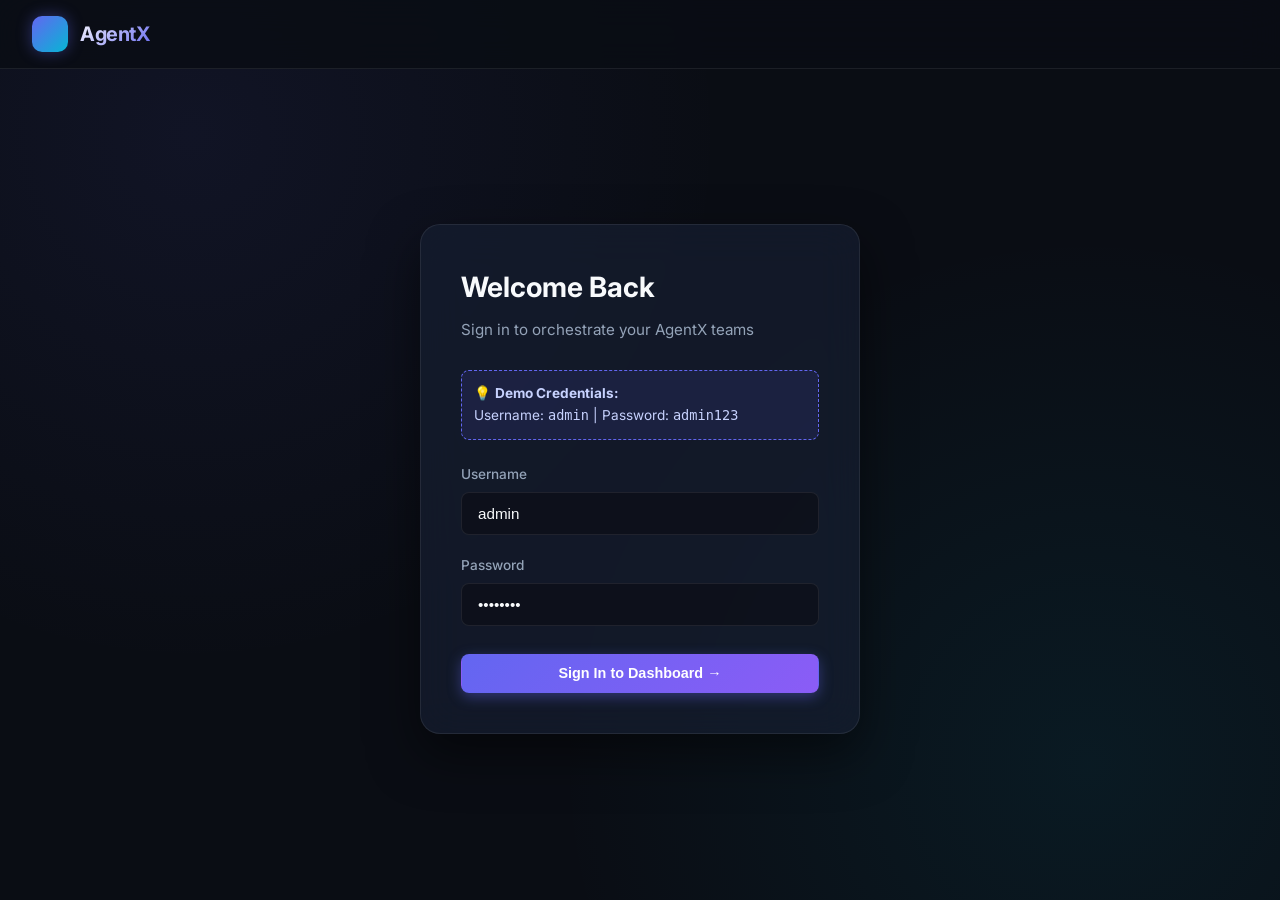
<file: frontend/index.html>
<!DOCTYPE html>
<html lang="en">
<head>
  <meta charset="UTF-8">
  <meta name="viewport" content="width=device-width, initial-scale=1.0">
  <title>AgentX | Multi-Agent AI Orchestration System</title>
  <link rel="preconnect" href="https://fonts.googleapis.com">
  <link rel="preconnect" href="https://fonts.gstatic.com" crossorigin>
  <link href="https://fonts.googleapis.com/css2?family=Inter:wght@300;400;500;600;700;800&family=JetBrains+Mono:wght@400;500;700&display=swap" rel="stylesheet">
  <link rel="stylesheet" href="styles.css">
</head>
<body>
  <!-- Global Top Header -->
  <header class="app-header">
    <div class="logo-brand" id="brand-home" style="cursor: pointer;">
      <div class="logo-icon">🤖</div>
      <span>AgentX</span>
    </div>
    <div class="header-actions" id="header-user-actions">
      <button class="btn btn-outline" id="btn-open-settings">⚙️ API Settings</button>
      <span id="user-display" style="font-size: 0.9rem; color: var(--text-secondary);"></span>
      <button class="btn btn-secondary" id="btn-logout">Sign Out</button>
    </div>
  </header>

  <main class="view-container">
    
    <!-- STEP 1: AUTH VIEW -->
    <section id="auth-view" class="auth-view">
      <div class="auth-card">
        <h2>Welcome Back</h2>
        <p>Sign in to orchestrate your AgentX teams</p>
        
        <div class="demo-credentials-badge">
          💡 <strong>Demo Credentials:</strong><br>
          Username: <code>admin</code> | Password: <code>admin123</code>
        </div>

        <form id="login-form">
          <div class="form-group">
            <label for="login-username">Username</label>
            <input type="text" id="login-username" class="form-control" value="admin" required autocomplete="username">
          </div>
          <div class="form-group">
            <label for="login-password">Password</label>
            <input type="password" id="login-password" class="form-control" value="admin123" required autocomplete="current-password">
          </div>
          <button type="submit" class="btn btn-primary" style="width: 100%; margin-top: 0.5rem;" id="btn-login-submit">
            Sign In to Dashboard &rarr;
          </button>
        </form>
      </div>
    </section>

    <!-- STEP 1: PROJECTS DASHBOARD VIEW -->
    <section id="dashboard-view" class="hidden">
      <div class="dashboard-header">
        <div class="dashboard-title-area">
          <h1>Projects Dashboard</h1>
          <p>AgentX workspaces and execution telemetry</p>
        </div>
        <button class="btn btn-primary" id="btn-new-project-modal">
          ✨ + NEW PROJECT
        </button>
      </div>

      <div class="project-grid" id="project-list-grid">
        <!-- Project Cards will be dynamically injected here -->
      </div>
    </section>

    <!-- STEP 3 & 4: MEETING ROOM WORKSPACE VIEW -->
    <section id="meeting-view" class="hidden">
      
      <!-- Workspace Navigation & Primary Action Bar -->
      <div class="workspace-top-bar glass-panel">
        <div class="workspace-nav-left">
          <button class="btn btn-secondary btn-sm" id="btn-back-dashboard">
            &larr; Projects
          </button>
          <div class="workspace-breadcrumbs">
            <span class="breadcrumb-item">Projects</span>
            <span class="breadcrumb-sep">/</span>
            <span class="breadcrumb-current" id="meeting-project-title">Project Title</span>
          </div>
          <span id="meeting-status-badge" class="badge badge-created">Ready</span>
        </div>

        <div class="workspace-nav-center">
          <div class="layout-preset-group">
            <span class="layout-label">Layout:</span>
            <button type="button" class="btn-layout-preset" onclick="applyPanelWidth(65)" title="Code Focus (35% Chat / 65% Code)">💻 Code</button>
            <button type="button" class="btn-layout-preset active" onclick="applyPanelWidth(50)" title="Balanced (50% Chat / 50% Code)">⚖️ 50/50</button>
            <button type="button" class="btn-layout-preset" onclick="applyPanelWidth(35)" title="Chat Focus (65% Chat / 35% Code)">💬 Chat</button>
          </div>
          <div class="workspace-slider-bar">
            <input type="range" class="panel-range-slider" id="panel-width-slider" min="20" max="80" value="50" title="Slide to adjust panel split">
            <span id="slider-pct-label" style="font-family: var(--font-mono); font-size: 0.75rem; color: var(--primary); font-weight: 700;">50%</span>
          </div>
        </div>

        <div class="workspace-nav-right">
          <button class="btn btn-danger btn-sm" id="btn-delete-project" title="Delete this project">
            🗑️ Delete
          </button>
          <button class="btn btn-success" id="btn-start-run">
            ▶️ Run AgentX Team
          </button>
        </div>
      </div>

      <!-- Project Metadata Strip & Progress -->
      <div class="workspace-info-strip glass-panel">
        <div class="info-strip-left">
          <p id="meeting-project-desc" class="project-summary-text"></p>
          <div id="meeting-storage-info" class="storage-info-wrapper"></div>
        </div>
        <div class="info-strip-right">
          <div class="progress-header-row">
            <span class="progress-title">Team Progress</span>
            <span id="meeting-progress-label" class="progress-pct-badge">0%</span>
          </div>
          <div class="meeting-progress-bar-container">
            <div class="meeting-progress-bar" id="meeting-progress-bar"></div>
          </div>
        </div>
      </div>

      <!-- AgentX Team Roster Bar -->
      <div class="agent-roster" id="agent-roster">
        <!-- 1. Manager Agent -->
        <div class="agent-card" id="agent-card-Manager" title="Manager Agent: Decomposes tasks, oversees DAG scheduling, and reconciles deliverables">
          <div class="agent-avatar">
            👔
            <div class="agent-status-indicator" id="indicator-Manager"></div>
          </div>
          <div class="agent-info">
            <div class="agent-name-row">
              <h4>Manager</h4>
              <span class="agent-role-pill">Orchestrator</span>
            </div>
            <p id="status-text-Manager">Idle</p>
          </div>
        </div>

        <!-- 2. Frontend Agent -->
        <div class="agent-card" id="agent-card-FrontendAgent" title="Frontend Agent: Builds responsive UI, glassmorphic styles, and interactive client state">
          <div class="agent-avatar">
            🎨
            <div class="agent-status-indicator" id="indicator-FrontendAgent"></div>
          </div>
          <div class="agent-info">
            <div class="agent-name-row">
              <h4>Frontend</h4>
              <span class="agent-role-pill">UI / UX</span>
            </div>
            <p id="status-text-FrontendAgent">Idle</p>
          </div>
        </div>

        <!-- 3. Backend Agent -->
        <div class="agent-card" id="agent-card-BackendAgent" title="Backend Agent: Crafts RESTful endpoints, CORS middleware, and business logic">
          <div class="agent-avatar">
            ⚡
            <div class="agent-status-indicator" id="indicator-BackendAgent"></div>
          </div>
          <div class="agent-info">
            <div class="agent-name-row">
              <h4>Backend</h4>
              <span class="agent-role-pill">FastAPI</span>
            </div>
            <p id="status-text-BackendAgent">Idle</p>
          </div>
        </div>

        <!-- 4. Database Agent -->
        <div class="agent-card" id="agent-card-DatabaseAgent" title="Database Agent: Designs SQL schema, relational tables, and data models">
          <div class="agent-avatar">
            🗄️
            <div class="agent-status-indicator" id="indicator-DatabaseAgent"></div>
          </div>
          <div class="agent-info">
            <div class="agent-name-row">
              <h4>Database</h4>
              <span class="agent-role-pill">Schema</span>
            </div>
            <p id="status-text-DatabaseAgent">Idle</p>
          </div>
        </div>

        <!-- 5. Integration Agent -->
        <div class="agent-card" id="agent-card-IntegrationAgent" title="Integration Agent: Reconciles contracts, wires client to API, and unifies application">
          <div class="agent-avatar">
            🔗
            <div class="agent-status-indicator" id="indicator-IntegrationAgent"></div>
          </div>
          <div class="agent-info">
            <div class="agent-name-row">
              <h4>Integration</h4>
              <span class="agent-role-pill">Contract</span>
            </div>
            <p id="status-text-IntegrationAgent">Idle</p>
          </div>
        </div>

        <!-- 6. Testing Agent -->
        <div class="agent-card" id="agent-card-TestingAgent" title="Testing Agent: Generates automated suites, verifies edge cases and endpoints">
          <div class="agent-avatar">
            🧪
            <div class="agent-status-indicator" id="indicator-TestingAgent"></div>
          </div>
          <div class="agent-info">
            <div class="agent-name-row">
              <h4>QA / Tests</h4>
              <span class="agent-role-pill">Testing</span>
            </div>
            <p id="status-text-TestingAgent">Idle</p>
          </div>
        </div>

        <!-- 7. Documentation Agent -->
        <div class="agent-card" id="agent-card-DocumentationAgent" title="Documentation Agent: Creates comprehensive manuals, setup guides, and architectural diagrams">
          <div class="agent-avatar">
            📝
            <div class="agent-status-indicator" id="indicator-DocumentationAgent"></div>
          </div>
          <div class="agent-info">
            <div class="agent-name-row">
              <h4>Docs Lead</h4>
              <span class="agent-role-pill">Technical</span>
            </div>
            <p id="status-text-DocumentationAgent">Idle</p>
          </div>
        </div>
      </div>

      <!-- Main Meeting Room Grid (Live Stream + Tasks / Deliverable Hub) -->
      <div class="meeting-workspace-grid">
        
        <!-- Left Column: Real-Time Meeting Room Log Stream (STEP 4) -->
        <div class="glass-panel log-stream-card">
          <div class="log-stream-header">
            <div class="log-header-left">
              <span class="stream-pulse-dot"></span>
              <strong>Live Meeting Transcript</strong>
              <span class="stream-badge-count" id="meeting-msg-count">0 msgs</span>
            </div>
            <div class="log-header-right">
              <span style="font-size: 0.8rem; color: var(--text-muted);" id="stream-status">Connected</span>
              <button type="button" class="btn-icon-subtle" onclick="scrollMeetingToBottom()" title="Scroll to latest">⬇</button>
            </div>
          </div>

          <div class="log-messages-area" id="meeting-messages-container">
            <!-- Real-time Agent exchanges will be appended here -->
          </div>

          <!-- Quick Action Prompts for Fast Interaction -->
          <div class="chat-quick-bar">
            <span class="quick-label">⚡ Prompts:</span>
            <button type="button" class="quick-prompt-chip" onclick="fillHumanInput('Decompose this project goal and begin execution')">▶️ Start Execution</button>
            <button type="button" class="quick-prompt-chip" onclick="fillHumanInput('Summarize the current progress and worker tasks')">📊 Status Summary</button>
            <button type="button" class="quick-prompt-chip" onclick="fillHumanInput('Run verification tests on the generated code')">🧪 Verify Tests</button>
          </div>

          <!-- Human-in-the-loop input -->
          <form class="meeting-input-box" id="meeting-human-form">
            <div class="input-with-button">
              <input type="text" class="form-control" id="meeting-human-input" placeholder="Instruct, chat, or guide the agent team in real time..." required autocomplete="off">
              <button type="submit" class="btn btn-primary" id="btn-send-human">
                <span>Send</span> &rarr;
              </button>
            </div>
          </form>
        </div>

        <!-- Draggable Resizer Divider Handle -->
        <div class="pane-resizer" id="pane-resizer" title="Drag to resize panels"></div>

        <!-- Right Column: Subtasks Pipeline, Deliverable Hub & Live IDE -->
        <div class="glass-panel side-panel-card">
          <div class="tabs-header">
            <button class="tab-btn active" id="tab-btn-tasks" onclick="switchSideTab('tasks')">
              <span>📋 Subtasks Pipeline</span>
              <span class="tab-count-pill" id="subtasks-count-pill">0</span>
            </button>
            <button class="tab-btn" id="tab-btn-deliverable" onclick="switchSideTab('deliverable')">
              <span>📦 Deliverable Hub</span>
            </button>
            <button class="tab-btn" id="tab-btn-ide" onclick="switchSideTab('ide')">
              <span>💻 Live IDE & Runner</span>
              <span class="tab-count-pill" id="ide-files-count-pill">0</span>
            </button>
          </div>

          <!-- Tab 1: Subtasks -->
          <div class="tab-content" id="tab-content-tasks">
            <div id="subtasks-container">
              <div class="empty-state-box">
                <div class="empty-icon">📋</div>
                <h4>No subtasks assigned yet</h4>
                <p>Click "Run AgentX Team" or send a prompt to the Manager to decompose this project.</p>
              </div>
            </div>
          </div>

          <!-- Tab 2: Deliverable Hub -->
          <div class="tab-content hidden" id="tab-content-deliverable">
            <div id="deliverable-container">
              <div class="empty-state-box">
                <div class="empty-icon">📦</div>
                <h4>Deliverables Pending</h4>
                <p>Deliverables, architecture reports, code files, and test results will be synthesized here upon completion of worker tasks.</p>
              </div>
            </div>
          </div>

          <!-- Tab 3: Live IDE, Compiler & Sandbox Runner -->
          <div class="tab-content hidden" id="tab-content-ide">
            <div class="ide-container">
              <!-- IDE Toolbar -->
              <div class="ide-toolbar">
                <div class="ide-toolbar-left">
                  <div class="ide-file-tabs" id="ide-file-tabs">
                    <span class="ide-file-tab active" id="active-tab-indicator">📄 index.html</span>
                  </div>
                </div>
                <div class="ide-toolbar-right">
                  <button class="btn btn-secondary btn-sm" id="btn-save-ide-code" title="Save file (Ctrl+S / Cmd+S)">
                    💾 Save Code
                  </button>
                  <button class="btn btn-success btn-sm" id="btn-run-sandbox" title="Run backend on local port 8080">
                    ▶️ Run on Port 8080
                  </button>
                  <button class="btn btn-danger btn-sm" id="btn-stop-sandbox" title="Force kill any server running on port 8080">
                    🛑 Force Stop
                  </button>
                  <a href="http://127.0.0.1:8080" target="_blank" class="btn btn-outline btn-sm" id="btn-external-sandbox" title="Open preview in new tab">
                    🌐 Port 8080 ↗
                  </a>
                  <button type="button" class="btn btn-outline btn-sm" id="btn-toggle-preview" onclick="toggleIdePreview()" title="Toggle browser preview panel">
                    🖥️ Preview
                  </button>
                </div>
              </div>

              <!-- Split Workspace (File Tree + Code Editor) -->
              <div class="ide-split-workspace">
                <!-- Sidebar File Explorer -->
                <div class="ide-sidebar">
                  <div class="ide-sidebar-header">
                    <span class="ide-sidebar-title">📁 Project Files</span>
                    <span class="ide-sidebar-count" id="sidebar-file-count">0 files</span>
                  </div>
                  <div id="ide-file-list" class="ide-file-list">
                    <div class="ide-tree-item active">📄 index.html</div>
                  </div>
                </div>

                <!-- Live Editor Area with Line Numbers Gutter -->
                <div class="ide-editor-area">
                  <div class="ide-editor-header">
                    <div class="editor-file-info">
                      <span class="editor-file-badge" id="ide-file-icon">📄</span>
                      <strong id="ide-current-filename">index.html</strong>
                    </div>
                    <div class="editor-status-info">
                      <span id="ide-save-status" style="color: var(--success);">● Synchronized</span>
                      <button class="btn-copy-code" onclick="copyCurrentEditorCode()" title="Copy entire file content">📋 Copy</button>
                    </div>
                  </div>

                  <!-- Synchronized Editor + Gutter Container -->
                  <div class="editor-with-gutter">
                    <div class="editor-gutter" id="ide-editor-gutter">1</div>
                    <textarea class="ide-code-textarea" id="ide-code-editor" placeholder="Write or view source code here..." spellcheck="false"></textarea>
                  </div>
                </div>
              </div>

              <!-- Embedded Sandbox Browser Viewport -->
              <div class="ide-preview-pane" id="ide-preview-pane">
                <div class="ide-preview-bar">
                  <div style="display: flex; align-items: center; gap: 0.5rem;">
                    <span class="stream-pulse-dot"></span>
                    <strong style="font-size: 0.8rem;">Live Sandbox Browser Viewport (Isolated Port 8080)</strong>
                  </div>
                  <div style="display: flex; gap: 0.5rem; align-items: center;">
                    <button class="btn btn-outline btn-sm" style="padding: 0.2rem 0.6rem; font-size: 0.75rem;" id="btn-reload-sandbox-iframe">🔄 Refresh</button>
                  </div>
                </div>
                <iframe class="ide-preview-iframe" id="ide-preview-iframe" src="about:blank"></iframe>
              </div>

            </div>
          </div>

        </div>

      </div>

    </section>

  </main>

  <!-- + NEW PROJECT MODAL -->
  <div class="modal-overlay hidden" id="new-project-modal">
    <div class="modal-content">
      <div class="modal-header">
        <h3>✨ Create New AgentX Project</h3>
        <button class="close-btn" id="btn-close-project-modal">&times;</button>
      </div>
      <form id="new-project-form">
        <div class="form-group">
          <label for="new-project-title">Project Name</label>
          <input type="text" id="new-project-title" class="form-control" placeholder="e.g. Live Weather Dashboard" required>
        </div>
        <div class="form-group">
          <label for="new-project-path">Target Storage Path / Folder Location</label>
          <input type="text" id="new-project-path" class="form-control" placeholder="/Volumes/VAIBHAV/major project/generated_projects/my-app" required>
          <small style="color: var(--text-muted); font-size: 0.78rem; display: block; margin-top: 0.25rem;">
            📁 Where the worker agents will physically write the final project files and source code.
          </small>
        </div>
        <div class="form-group">
          <label for="new-project-desc">Brief Description</label>
          <input type="text" id="new-project-desc" class="form-control" placeholder="A brief 1-2 sentence description of the project" required>
        </div>
        <div class="form-group">
          <label for="new-project-goal">Goal / Initial Prompt for Manager Agent</label>
          <textarea id="new-project-goal" class="form-control" placeholder="Describe in plain language what you want the AgentX team to build (e.g. Create a live weather application with city search, coordinates, temperature, and wind speed)." required rows="3"></textarea>
        </div>
        <div class="form-group">
          <label for="new-project-model">AI Model Provider / Router</label>
          <select id="new-project-model" class="form-control">
            <option value="smart_simulation">⚡ AgentX Smart Dynamic Synthesizer (Zero-Config / Free)</option>
            <option value="gemini">Google Gemini (Gemini 1.5 Flash)</option>
            <option value="openai">OpenAI (GPT-4o-mini)</option>
            <option value="anthropic">Anthropic (Claude 3.5 Sonnet)</option>
            <option value="ollama">Local Ollama (Llama 3 / Mistral)</option>
          </select>
        </div>
        <button type="submit" class="btn btn-primary" style="width: 100%; margin-top: 1rem;">
          Create Workspace & Open Meeting Room &rarr;
        </button>
      </form>
    </div>
  </div>

  <!-- API KEYS SETTINGS MODAL -->
  <div class="modal-overlay hidden" id="settings-modal">
    <div class="modal-content">
      <div class="modal-header">
        <h3>⚙️ Universal AI Gateway & Key Settings</h3>
        <button class="close-btn" id="btn-close-settings-modal">&times;</button>
      </div>
      <form id="settings-form">
        <p style="font-size: 0.85rem; color: var(--text-secondary); margin-bottom: 1.25rem;">
          Configure your API keys or endpoints. Keys are stored locally and passed through the Universal Context Broker.
        </p>
        <div class="form-group">
          <label for="key-gemini">Google Gemini API Key</label>
          <input type="password" id="key-gemini" class="form-control" placeholder="AIzaSy...">
        </div>
        <div class="form-group">
          <label for="key-openai">OpenAI API Key</label>
          <input type="password" id="key-openai" class="form-control" placeholder="sk-proj-...">
        </div>
        <div class="form-group">
          <label for="key-anthropic">Anthropic Claude API Key</label>
          <input type="password" id="key-anthropic" class="form-control" placeholder="sk-ant-...">
        </div>
        <div class="form-group">
          <label for="key-ollama">Local Ollama Base URL</label>
          <input type="text" id="key-ollama" class="form-control" value="http://localhost:11434">
        </div>
        <button type="submit" class="btn btn-primary" style="width: 100%; margin-top: 1rem;">
          Save Settings
        </button>
      </form>
    </div>
  </div>

  <script src="app.js"></script>
</body>
</html>
</file>
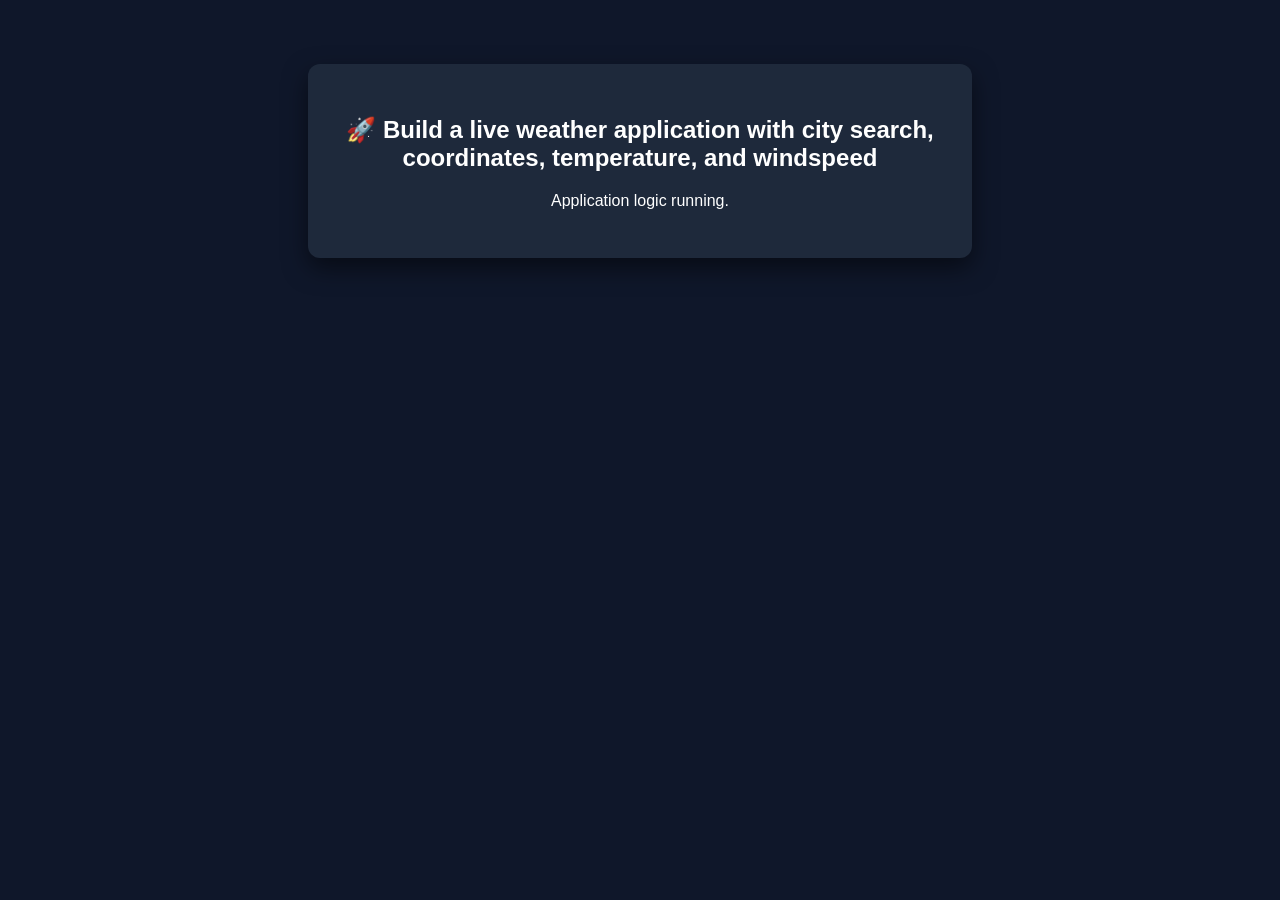
<file: generated_apps/live-weather-demo/index.html>
<!DOCTYPE html>
<html lang="en">
<head>
  <meta charset="UTF-8">
  <meta name="viewport" content="width=device-width, initial-scale=1.0">
  <title>Build a live weather application with city search, coordinates, temperature, and windspeed</title>
  <style>
    body { margin: 0; padding: 2rem; font-family: -apple-system, BlinkMacSystemFont, 'Segoe UI', Roboto, sans-serif; background: #0f172a; color: #fff; text-align: center; }
    .card { max-width: 600px; margin: 2rem auto; background: #1e293b; padding: 2rem; border-radius: 12px; box-shadow: 0 10px 25px rgba(0,0,0,0.5); }
  </style>
</head>
<body>
  <div class="card">
    <h2>🚀 Build a live weather application with city search, coordinates, temperature, and windspeed</h2>
    <p>Application logic running.</p>
    <div id="app-root"></div>
  </div>
  <script>
    Error during execution: name 'latitude' is not defined
  </script>
</body>
</html>
</file>
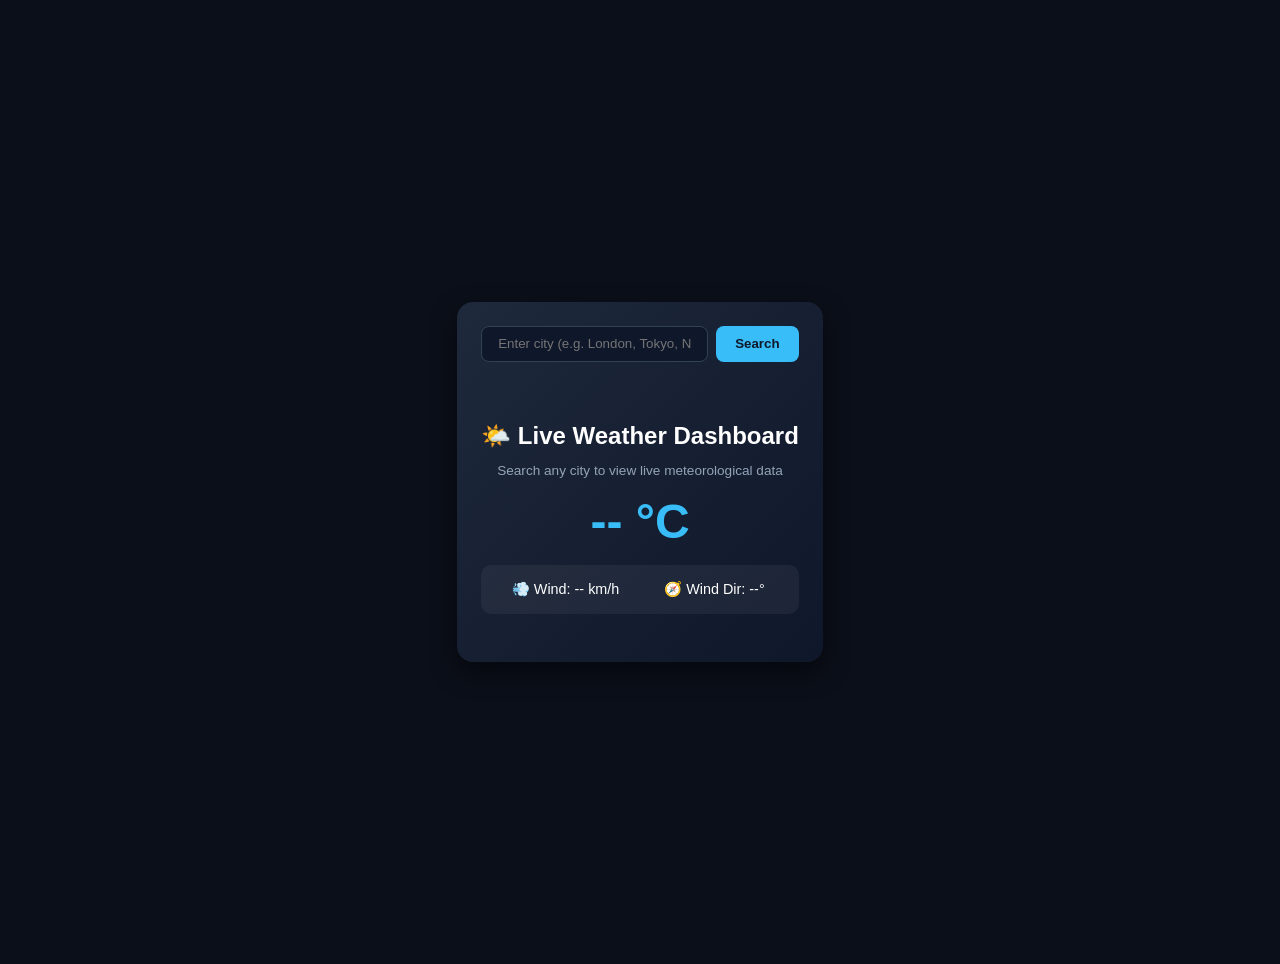
<file: generated_apps/weather-forecast-live/index.html>
<!DOCTYPE html>
<html lang="en">
<head>
  <meta charset="UTF-8">
  <meta name="viewport" content="width=device-width, initial-scale=1.0">
  <title>Build a live weather application with city search and live API forecast</title>
  <style>
    body { margin: 0; padding: 2rem; font-family: -apple-system, BlinkMacSystemFont, 'Segoe UI', Roboto, sans-serif; background: #0b0f19; color: #f8fafc; min-height: 100vh; display: flex; justify-content: center; align-items: center; }
  </style>
</head>
<body>
  <!-- Full-Stack Live Weather Component -->
<div class="weather-app-container" style="max-width:500px; margin:auto; background:linear-gradient(135deg, #1e293b, #0f172a); color:#fff; border-radius:16px; padding:1.5rem; box-shadow:0 10px 25px rgba(0,0,0,0.5); font-family:sans-serif;">
  <div style="display:flex; gap:0.5rem; margin-bottom:1rem;">
    <input type="text" id="weather-city-input" placeholder="Enter city (e.g. London, Tokyo, New York)..." style="flex:1; padding:0.6rem 1rem; border-radius:8px; border:1px solid #334155; background:#0f172a; color:#fff;">
    <button onclick="searchWeather()" style="padding:0.6rem 1.2rem; background:#38bdf8; color:#0f172a; border:none; border-radius:8px; font-weight:bold; cursor:pointer;">Search</button>
  </div>
  <div id="weather-display" style="text-align:center; padding:1.5rem 0;">
    <h2 id="weather-city-name" style="margin-bottom:0.25rem;">🌤️ Live Weather Dashboard</h2>
    <p id="weather-coords" style="color:#94a3b8; font-size:0.85rem;">Search any city to view live meteorological data</p>
    <div id="weather-temp" style="font-size:3rem; font-weight:800; color:#38bdf8; margin:1rem 0;">-- °C</div>
    <div id="weather-details" style="display:grid; grid-template-columns:1fr 1fr; gap:0.75rem; background:rgba(255,255,255,0.05); padding:1rem; border-radius:10px; font-size:0.9rem;">
      <div>💨 Wind: <span id="weather-wind">-- km/h</span></div>
      <div>🧭 Wind Dir: <span id="weather-dir">--°</span></div>
    </div>
  </div>
</div>

<script>
async function searchWeather() {
  const city = document.getElementById('weather-city-input').value.trim();
  if(!city) return;
  try {
    const geoRes = await fetch(`https://geocoding-api.open-meteo.com/v1/search?name=${encodeURIComponent(city)}&count=1`);
    const geoData = await geoRes.json();
    if(!geoData.results || geoData.results.length === 0) { alert('City not found'); return; }
    const { latitude, longitude, name, country } = geoData.results[0];
    const weatherRes = await fetch(`https://api.open-meteo.com/v1/forecast?latitude=${latitude}&longitude=${longitude}&current_weather=true`);
    const weatherData = await weatherRes.json();
    const current = weatherData.current_weather;
    document.getElementById('weather-city-name').textContent = `📍 ${name}, ${country}`;
    document.getElementById('weather-coords').textContent = `Lat: ${latitude.toFixed(2)} | Lon: ${longitude.toFixed(2)}`;
    document.getElementById('weather-temp').textContent = `${current.temperature} °C`;
    document.getElementById('weather-wind').textContent = `${current.windspeed} km/h`;
    document.getElementById('weather-dir').textContent = `${current.winddirection}°`;
  } catch(e) {
    alert('Error fetching weather: ' + e.message);
  }
}
</script>

</body>
</html>
</file>
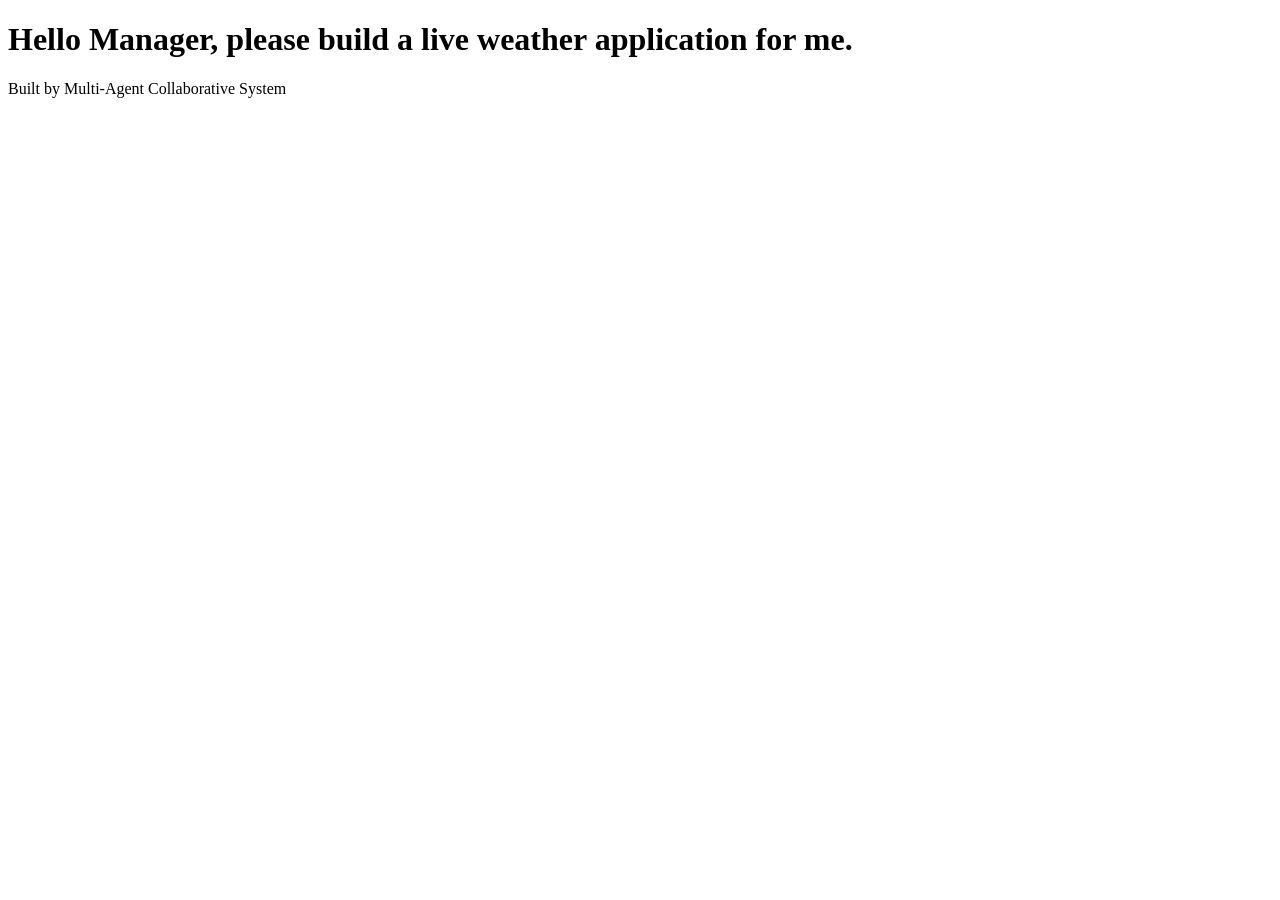
<file: generated_projects/live_weather_app/index.html>
<!DOCTYPE html><html><head><title>Hello Manager, please build a live weather application for me.</title></head><body><h1>Hello Manager, please build a live weather application for me.</h1><p>Built by Multi-Agent Collaborative System</p></body></html>
</file>
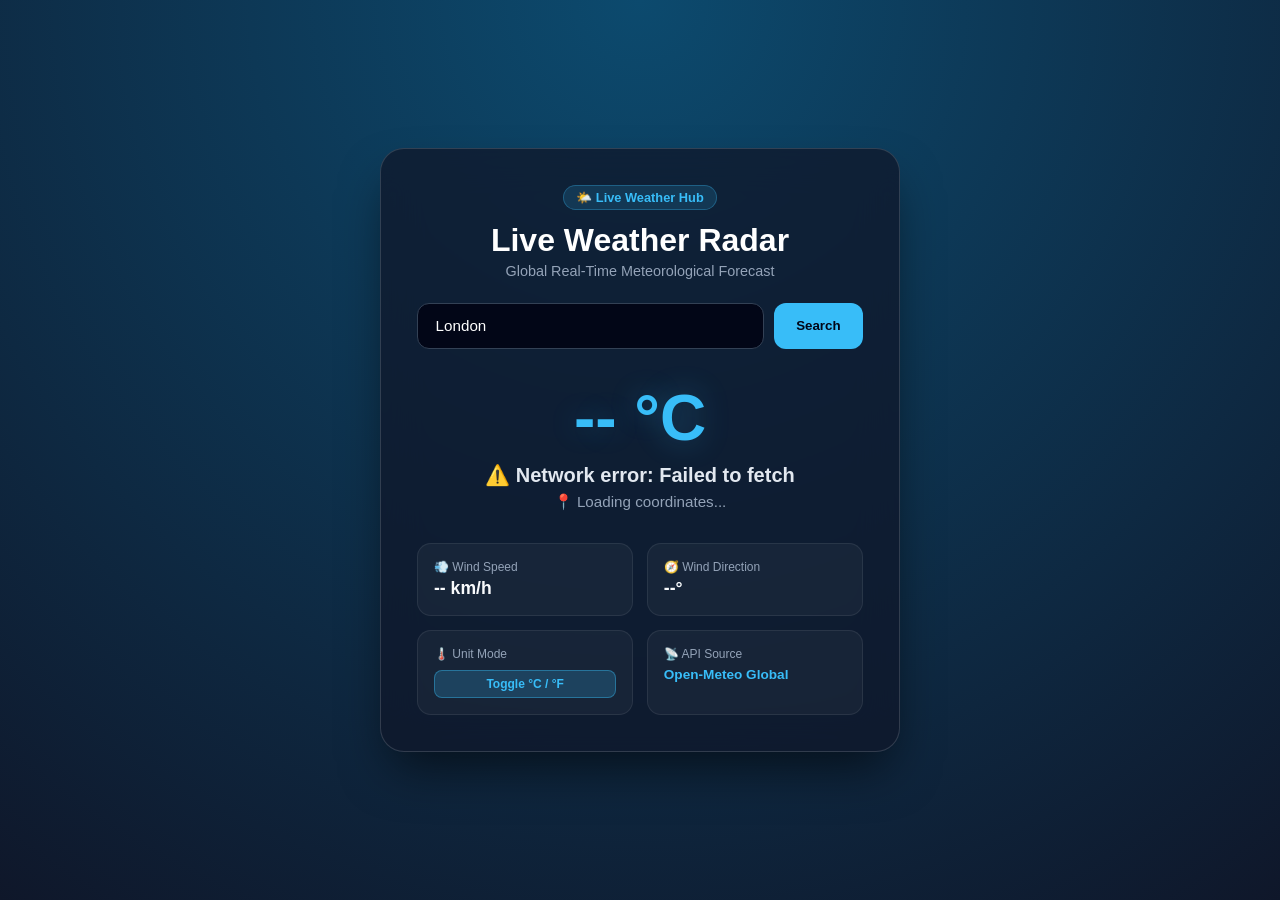
<file: generated_projects/live_weather_radar_app_20260910_224754/index.html>
<!DOCTYPE html>
<html lang="en">
<head>
  <meta charset="UTF-8">
  <meta name="viewport" content="width=device-width, initial-scale=1.0">
  <title>Live Weather Radar App with 7-day forecast and temperature toggle</title>
  <link rel="stylesheet" href="styles.css">
</head>
<body>
  <div class="weather-wrapper">
    <div class="weather-glass-card">
      <div class="badge">🌤️ Live Weather Hub</div>
      <h1 id="city-title">Live Weather Radar</h1>
      <p class="subtitle">Global Real-Time Meteorological Forecast</p>
      
      <div class="search-box">
        <input type="text" id="city-input" placeholder="Search city (e.g. London, Tokyo, New York, Delhi)..." value="London">
        <button id="search-btn" onclick="fetchWeather()">Search</button>
      </div>

      <div class="current-weather">
        <div class="temp-val" id="temp-display">-- °C</div>
        <div class="condition-text" id="condition-display">🌤️ Fetching live data...</div>
        <div class="location-text" id="location-display">📍 Loading coordinates...</div>
      </div>

      <div class="metrics-grid">
        <div class="metric-card">
          <span class="metric-label">💨 Wind Speed</span>
          <span class="metric-value" id="wind-speed">-- km/h</span>
        </div>
        <div class="metric-card">
          <span class="metric-label">🧭 Wind Direction</span>
          <span class="metric-value" id="wind-dir">--°</span>
        </div>
        <div class="metric-card">
          <span class="metric-label">🌡️ Unit Mode</span>
          <button class="toggle-btn" id="unit-toggle" onclick="toggleUnits()">Toggle °C / °F</button>
        </div>
        <div class="metric-card">
          <span class="metric-label">📡 API Source</span>
          <span class="metric-value" style="font-size:0.85rem; color:#38bdf8;">Open-Meteo Global</span>
        </div>
      </div>
    </div>
  </div>
  <script src="app.js"></script>
</body>
</html>
</file>
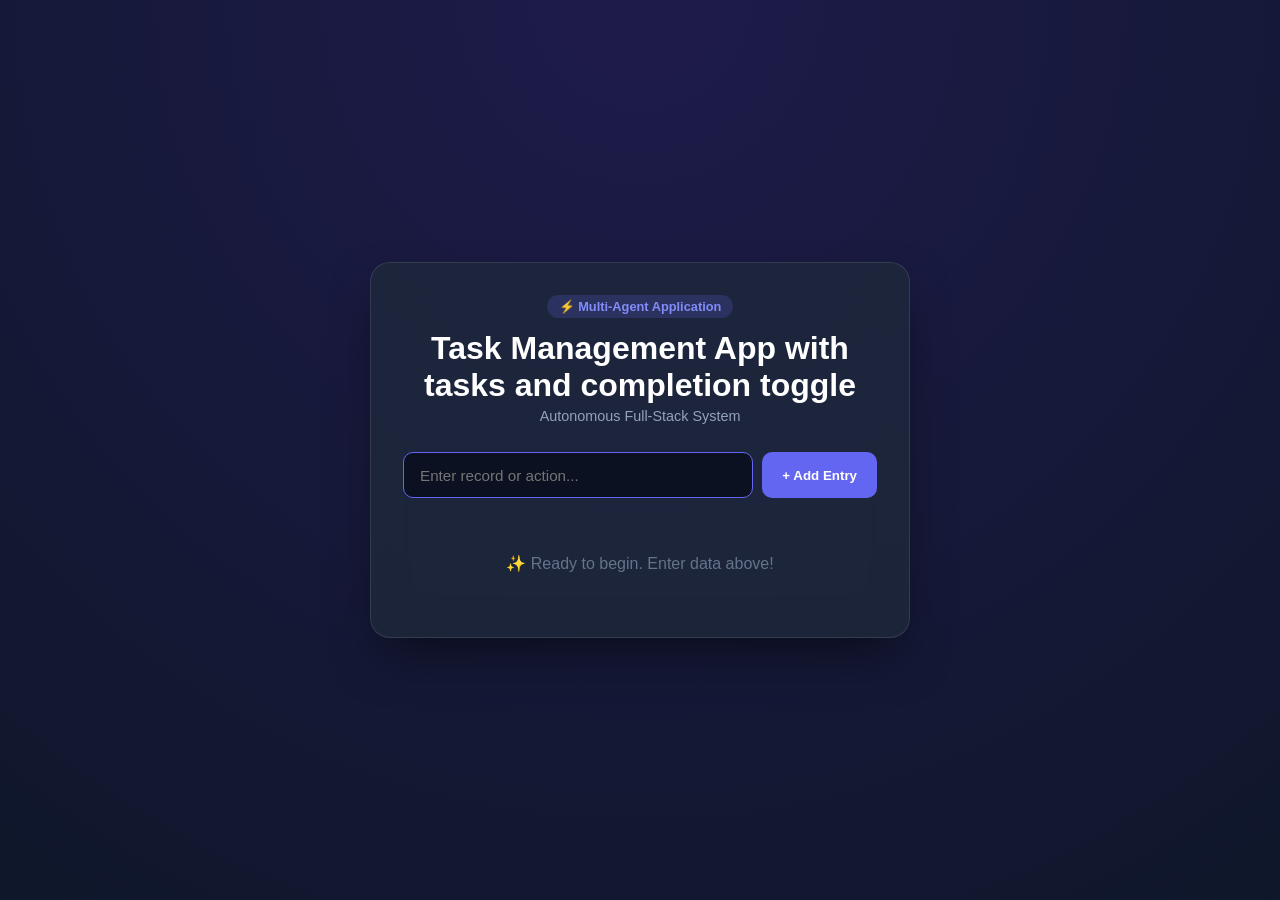
<file: generated_projects/task_management_app_20260910_224743/index.html>
<!DOCTYPE html>
<html lang="en">
<head>
  <meta charset="UTF-8">
  <meta name="viewport" content="width=device-width, initial-scale=1.0">
  <title>Task Management App with tasks and completion toggle</title>
  <link rel="stylesheet" href="styles.css">
</head>
<body>
  <div class="app-card">
    <header class="card-header">
      <div class="badge">⚡ Multi-Agent Application</div>
      <h1>Task Management App with tasks and completion toggle</h1>
      <p class="subtitle">Autonomous Full-Stack System</p>
    </header>

    <main class="card-body">
      <form id="main-form" class="input-row">
        <input type="text" id="main-input" placeholder="Enter record or action..." required autofocus>
        <button type="submit" id="action-btn" class="btn-primary">+ Add Entry</button>
      </form>

      <div class="record-list" id="record-list"></div>
      <div id="empty-state" class="empty-state">✨ Ready to begin. Enter data above!</div>
    </main>
  </div>
  <script src="app.js"></script>
</body>
</html>
</file>
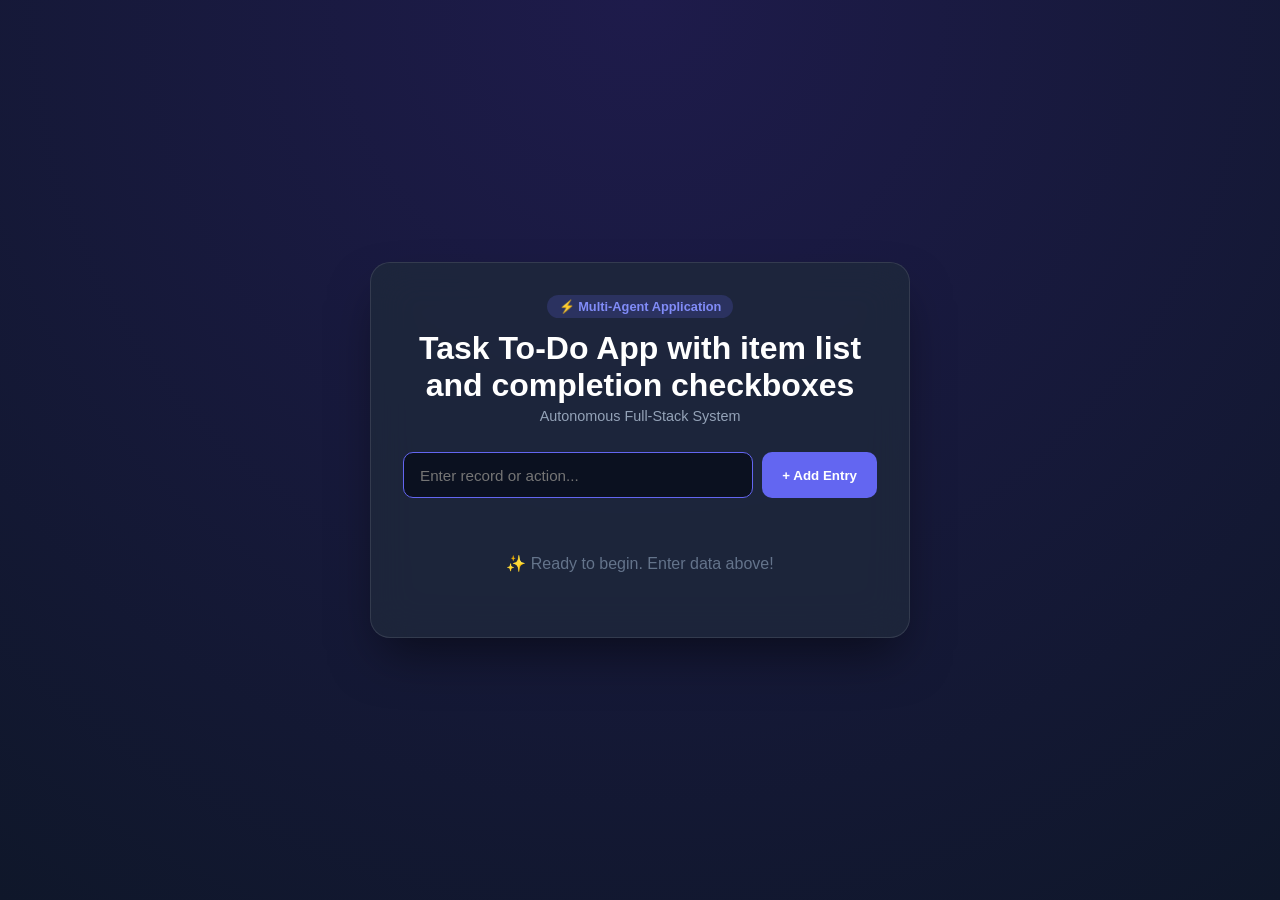
<file: generated_projects/task_to-do_app_20260910_225943/index.html>
<!DOCTYPE html>
<html lang="en">
<head>
  <meta charset="UTF-8">
  <meta name="viewport" content="width=device-width, initial-scale=1.0">
  <title>Task To-Do App with item list and completion checkboxes</title>
  <link rel="stylesheet" href="styles.css">
</head>
<body>
  <div class="app-card">
    <header class="card-header">
      <div class="badge">⚡ Multi-Agent Application</div>
      <h1>Task To-Do App with item list and completion checkboxes</h1>
      <p class="subtitle">Autonomous Full-Stack System</p>
    </header>

    <main class="card-body">
      <form id="main-form" class="input-row">
        <input type="text" id="main-input" placeholder="Enter record or action..." required autofocus>
        <button type="submit" id="action-btn" class="btn-primary">+ Add Entry</button>
      </form>

      <div class="record-list" id="record-list"></div>
      <div id="empty-state" class="empty-state">✨ Ready to begin. Enter data above!</div>
    </main>
  </div>
  <script src="app.js"></script>
</body>
</html>
</file>
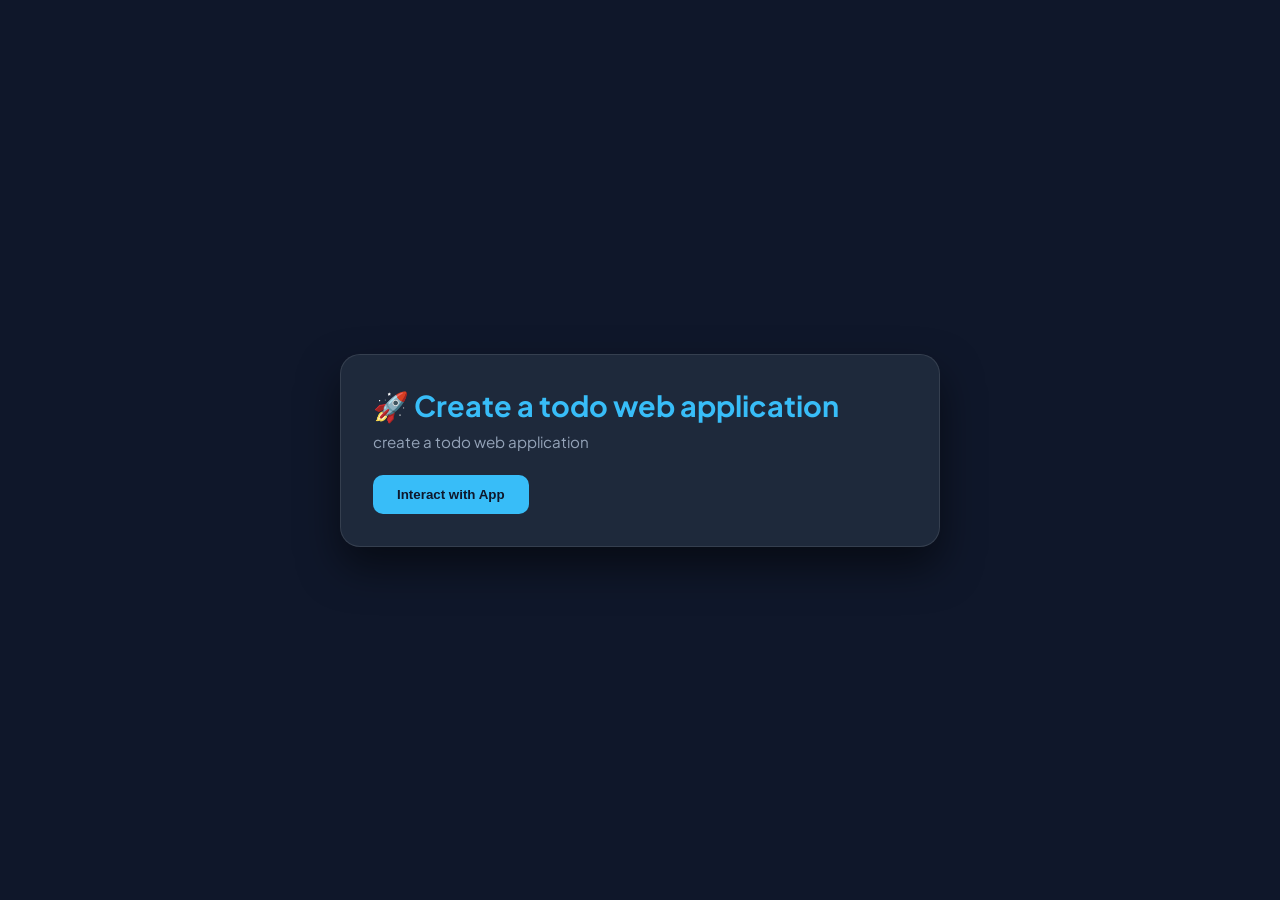
<file: backend/generated_apps/189e0837-2507-4c6c-b257-747a485dadb2/index.html>
<!DOCTYPE html>
<html lang="en">
<head>
  <meta charset="UTF-8">
  <meta name="viewport" content="width=device-width, initial-scale=1.0">
  <title>Create a todo web application</title>
  <link href="https://fonts.googleapis.com/css2?family=Plus+Jakarta+Sans:wght@400;600;700;800&display=swap" rel="stylesheet">
  <style>
    * { box-sizing: border-box; margin: 0; padding: 0; }
    body {
      font-family: 'Plus Jakarta Sans', sans-serif;
      background: #0f172a;
      color: #f8fafc;
      min-height: 100vh;
      display: flex;
      flex-direction: column;
      align-items: center;
      justify-content: center;
      padding: 2rem;
    }
    .app-card {
      background: #1e293b;
      border: 1px solid rgba(255,255,255,0.1);
      border-radius: 20px;
      padding: 2rem;
      max-width: 600px;
      width: 100%;
      box-shadow: 0 20px 40px rgba(0,0,0,0.5);
    }
    h1 { font-size: 1.8rem; margin-bottom: 0.5rem; color: #38bdf8; }
    p { color: #94a3b8; font-size: 0.95rem; margin-bottom: 1.5rem; }
    .btn {
      background: #38bdf8;
      color: #0f172a;
      border: none;
      padding: 0.75rem 1.5rem;
      border-radius: 10px;
      font-weight: bold;
      cursor: pointer;
    }
  </style>
</head>
<body>
  <div class="app-card">
    <h1>🚀 Create a todo web application</h1>
    <p>create a todo web application</p>
    <div id="app-output"></div>
    <button class="btn" onclick="runAction()">Interact with App</button>
  </div>
  <script>
    // Production Implementation Module for Core Application Code Implementation for create a todo web application
class CoreApplicationCodeImplementationForCreateATodoWebApplicationModule {
  constructor() {
    this.state = JSON.parse(localStorage.getItem('app_core a') || '{"items": []}');
    this.listeners = new Set();
  }

  subscribe(callback) {
    this.listeners.add(callback);
    return () => this.listeners.delete(callback);
  }

  dispatch(action, payload) {
    console.log(`[State Action] ${action}`, payload);
    switch(action) {
      case 'ADD_RECORD':
        this.state.items.push({ id: Date.now().toString(), ...payload, createdAt: new Date() });
        break;
      case 'UPDATE_RECORD':
        this.state.items = this.state.items.map(i => i.id === payload.id ? { ...i, ...payload } : i);
        break;
      case 'DELETE_RECORD':
        this.state.items = this.state.items.filter(i => i.id !== payload.id);
        break;
    }
    this.persist();
  }

  persist() {
    localStorage.setItem('app_core a', JSON.stringify(this.state));
    this.listeners.forEach(fn => fn(this.state));
  }
}
export const appInstance = new CoreApplicationCodeImplementationForCreateATodoWebApplicationModule();

    function runAction() {
      alert("Application 'Create a todo web application' logic executed successfully!");
    }
  </script>
</body>
</html>
</file>
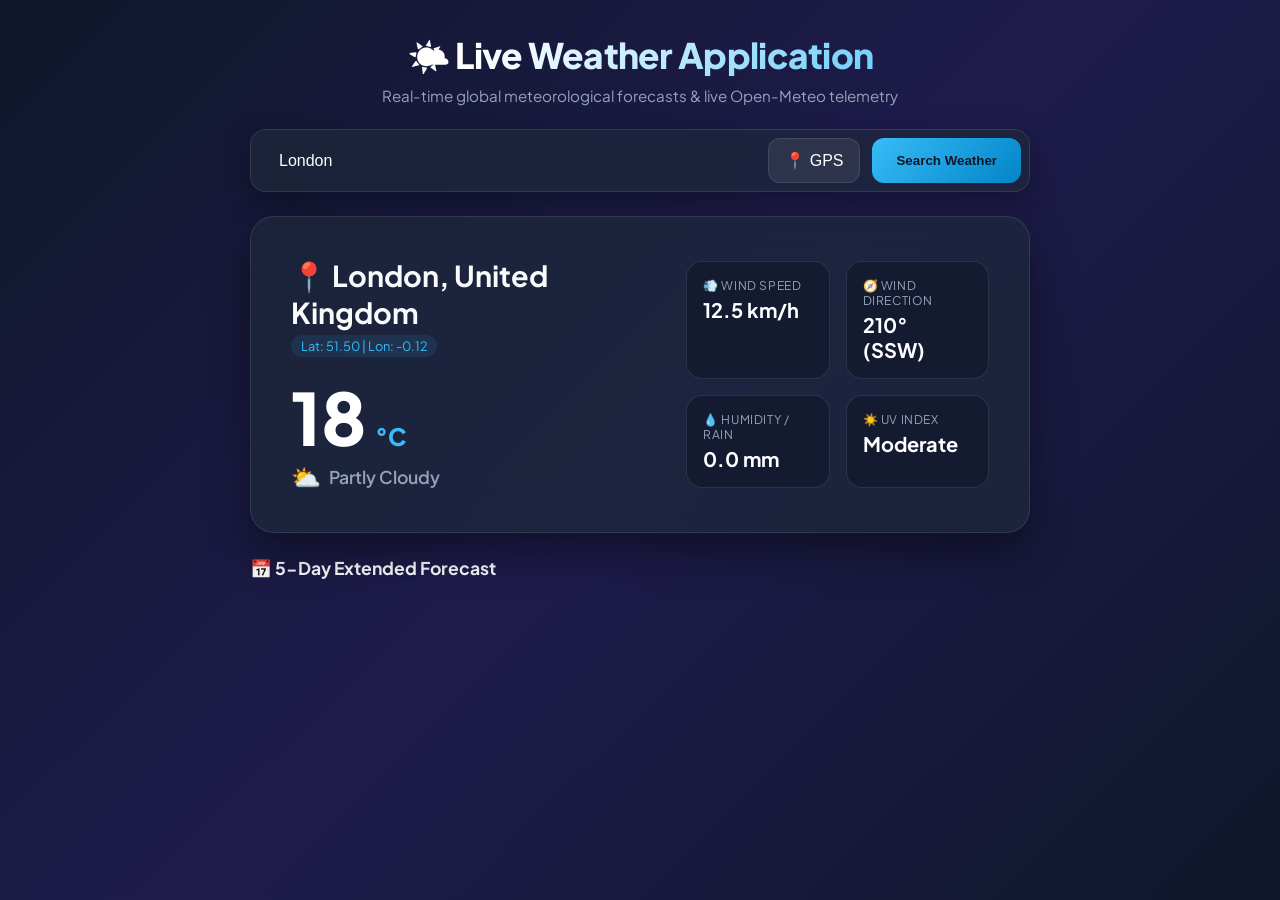
<file: backend/generated_apps/a8400f1a-a3dc-4a11-9ee7-ebb3d915502b/index.html>
<!DOCTYPE html>
<html lang="en">
<head>
  <meta charset="UTF-8">
  <meta name="viewport" content="width=device-width, initial-scale=1.0">
  <title>Live Weather Application</title>
  <link rel="preconnect" href="https://fonts.googleapis.com">
  <link rel="preconnect" href="https://fonts.gstatic.com" crossorigin>
  <link href="https://fonts.googleapis.com/css2?family=Plus+Jakarta+Sans:wght@300;400;500;600;700;800&display=swap" rel="stylesheet">
  <style>
    :root {
      --bg-gradient: linear-gradient(135deg, #0f172a 0%, #1e1b4b 50%, #0f172a 100%);
      --card-bg: rgba(30, 41, 59, 0.7);
      --card-border: rgba(255, 255, 255, 0.1);
      --accent: #38bdf8;
      --accent-glow: rgba(56, 189, 248, 0.35);
      --text: #f8fafc;
      --text-muted: #94a3b8;
    }
    * { box-sizing: border-box; margin: 0; padding: 0; }
    body {
      font-family: 'Plus Jakarta Sans', sans-serif;
      background: var(--bg-gradient);
      color: var(--text);
      min-height: 100vh;
      display: flex;
      flex-direction: column;
      align-items: center;
      padding: 2rem 1rem;
    }
    .app-container {
      width: 100%;
      max-width: 780px;
      display: flex;
      flex-direction: column;
      gap: 1.5rem;
    }
    .header-box {
      text-align: center;
    }
    .header-box h1 {
      font-size: 2.2rem;
      font-weight: 800;
      letter-spacing: -0.02em;
      background: linear-gradient(135deg, #fff 30%, var(--accent) 100%);
      -webkit-background-clip: text;
      -webkit-text-fill-color: transparent;
      margin-bottom: 0.5rem;
    }
    .search-bar {
      display: flex;
      gap: 0.75rem;
      background: var(--card-bg);
      backdrop-filter: blur(16px);
      border: 1px solid var(--card-border);
      border-radius: 16px;
      padding: 0.5rem;
      box-shadow: 0 10px 30px rgba(0,0,0,0.3);
    }
    .search-input {
      flex: 1;
      background: transparent;
      border: none;
      padding: 0.75rem 1.25rem;
      color: #fff;
      font-size: 1rem;
      outline: none;
    }
    .search-input::placeholder { color: var(--text-muted); }
    .btn {
      background: linear-gradient(135deg, var(--accent), #0284c7);
      color: #0f172a;
      border: none;
      padding: 0.75rem 1.5rem;
      border-radius: 12px;
      font-weight: 700;
      cursor: pointer;
      transition: all 0.2s;
    }
    .btn:hover {
      transform: translateY(-2px);
      box-shadow: 0 4px 15px var(--accent-glow);
    }
    .btn-icon {
      background: rgba(255,255,255,0.08);
      color: #fff;
      padding: 0.75rem 1rem;
      border-radius: 12px;
      border: 1px solid var(--card-border);
      cursor: pointer;
      font-size: 1rem;
    }
    .main-weather-card {
      background: var(--card-bg);
      backdrop-filter: blur(20px);
      border: 1px solid var(--card-border);
      border-radius: 24px;
      padding: 2.5rem;
      box-shadow: 0 20px 40px rgba(0,0,0,0.4);
      display: grid;
      grid-template-columns: 1.2fr 1fr;
      gap: 2rem;
      align-items: center;
    }
    @media (max-width: 650px) {
      .main-weather-card { grid-template-columns: 1fr; text-align: center; }
    }
    .city-info h2 {
      font-size: 1.8rem;
      font-weight: 700;
      margin-bottom: 0.25rem;
    }
    .coords-tag {
      display: inline-block;
      font-size: 0.8rem;
      color: var(--accent);
      background: rgba(56, 189, 248, 0.1);
      padding: 0.2rem 0.6rem;
      border-radius: 20px;
      margin-bottom: 1.5rem;
    }
    .temp-display {
      font-size: 4.5rem;
      font-weight: 800;
      line-height: 1;
      color: #fff;
      display: flex;
      align-items: baseline;
      gap: 0.5rem;
    }
    .temp-unit {
      font-size: 1.5rem;
      color: var(--accent);
      cursor: pointer;
    }
    .condition-badge {
      font-size: 1.1rem;
      font-weight: 600;
      color: var(--text-muted);
      margin-top: 0.5rem;
      display: flex;
      align-items: center;
      gap: 0.5rem;
    }
    .weather-metrics-grid {
      display: grid;
      grid-template-columns: 1fr 1fr;
      gap: 1rem;
    }
    .metric-box {
      background: rgba(15, 23, 42, 0.6);
      border: 1px solid var(--card-border);
      border-radius: 16px;
      padding: 1rem;
      display: flex;
      flex-direction: column;
      gap: 0.25rem;
    }
    .metric-label {
      font-size: 0.75rem;
      color: var(--text-muted);
      text-transform: uppercase;
      letter-spacing: 0.05em;
    }
    .metric-val {
      font-size: 1.25rem;
      font-weight: 700;
      color: #fff;
    }
    .forecast-section h3 {
      font-size: 1.1rem;
      font-weight: 700;
      margin-bottom: 1rem;
    }
    .forecast-grid {
      display: grid;
      grid-template-columns: repeat(auto-fit, minmax(120px, 1fr));
      gap: 0.75rem;
    }
    .forecast-card {
      background: var(--card-bg);
      border: 1px solid var(--card-border);
      border-radius: 16px;
      padding: 1rem;
      text-align: center;
      transition: transform 0.2s;
    }
    .forecast-card:hover { transform: translateY(-4px); }
    .forecast-day { font-size: 0.85rem; font-weight: 600; color: var(--text-muted); }
    .forecast-icon { font-size: 1.75rem; margin: 0.4rem 0; }
    .forecast-temp { font-size: 1rem; font-weight: 700; }
    .spinner {
      display: none;
      width: 24px;
      height: 24px;
      border: 3px solid rgba(255,255,255,0.2);
      border-top-color: var(--accent);
      border-radius: 50%;
      animation: spin 0.8s linear infinite;
      margin: auto;
    }
    @keyframes spin { to { transform: rotate(360deg); } }
  </style>
</head>
<body>
  <div class="app-container">
    <div class="header-box">
      <h1>🌤️ Live Weather Application</h1>
      <p style="color: var(--text-muted); font-size: 0.95rem;">Real-time global meteorological forecasts & live Open-Meteo telemetry</p>
    </div>

    <!-- Search Form -->
    <div class="search-bar">
      <input type="text" id="cityInput" class="search-input" placeholder="Search any city (e.g. New York, Tokyo, London, Paris)..." value="London">
      <button class="btn-icon" onclick="useCurrentLocation()" title="Use My Current GPS Location">📍 GPS</button>
      <button class="btn" id="searchBtn" onclick="fetchWeatherForCity()">Search Weather</button>
    </div>

    <div id="loadingSpinner" class="spinner"></div>

    <!-- Main Weather Hero -->
    <div class="main-weather-card" id="weatherCard">
      <div class="city-info">
        <h2 id="cityName">📍 London, United Kingdom</h2>
        <span class="coords-tag" id="cityCoords">Lat: 51.50 | Lon: -0.12</span>
        <div class="temp-display">
          <span id="currentTemp">18</span>
          <span class="temp-unit" id="unitToggle" onclick="toggleUnit()">°C</span>
        </div>
        <div class="condition-badge" id="conditionText">
          <span id="conditionIcon" style="font-size: 1.5rem;">⛅</span>
          <span id="conditionDesc">Partly Cloudy</span>
        </div>
      </div>

      <div class="weather-metrics-grid">
        <div class="metric-box">
          <span class="metric-label">💨 Wind Speed</span>
          <span class="metric-val" id="windSpeed">12.5 km/h</span>
        </div>
        <div class="metric-box">
          <span class="metric-label">🧭 Wind Direction</span>
          <span class="metric-val" id="windDir">210° (SSW)</span>
        </div>
        <div class="metric-box">
          <span class="metric-label">💧 Humidity / Rain</span>
          <span class="metric-val" id="rainProb">0.0 mm</span>
        </div>
        <div class="metric-box">
          <span class="metric-label">☀️ UV Index</span>
          <span class="metric-val" id="uvIndex">Moderate</span>
        </div>
      </div>
    </div>

    <!-- 5-Day Forecast -->
    <div class="forecast-section">
      <h3>📅 5-Day Extended Forecast</h3>
      <div class="forecast-grid" id="forecastGrid">
        <!-- Injected dynamically -->
      </div>
    </div>
  </div>

  <script>
    let isCelsius = true;
    let currentTempCelsius = 18;
    let dailyForecastData = [];

    const weatherCodeMap = {
      0: { label: "Clear Sky", icon: "☀️" },
      1: { label: "Mainly Clear", icon: "🌤️" },
      2: { label: "Partly Cloudy", icon: "⛅" },
      3: { label: "Overcast", icon: "☁️" },
      45: { label: "Foggy", icon: "🌫️" },
      48: { label: "Depositing Rime Fog", icon: "🌫️" },
      51: { label: "Light Drizzle", icon: "🌦️" },
      61: { label: "Slight Rain", icon: "🌧️" },
      63: { label: "Moderate Rain", icon: "🌧️" },
      65: { label: "Heavy Rain", icon: "⛈️" },
      71: { label: "Slight Snow", icon: "🌨️" },
      73: { label: "Moderate Snow", icon: "❄️" },
      75: { label: "Heavy Snow", icon: "❄️" },
      80: { label: "Rain Showers", icon: "🌦️" },
      95: { label: "Thunderstorm", icon: "⚡" }
    };

    async function fetchWeatherForCity(cityName) {
      const city = cityName || document.getElementById('cityInput').value.trim();
      if (!city) return;

      showLoading(true);
      try {
        // 1. Geocoding search
        const geoUrl = `https://geocoding-api.open-meteo.com/v1/search?name=${encodeURIComponent(city)}&count=1&language=en&format=json`;
        const geoRes = await fetch(geoUrl);
        const geoData = await geoRes.json();

        if (!geoData.results || geoData.results.length === 0) {
          alert(`City "${city}" not found. Please check spelling.`);
          showLoading(false);
          return;
        }

        const loc = geoData.results[0];
        await loadWeatherData(loc.latitude, loc.longitude, loc.name, loc.country || loc.country_code || "");
      } catch (err) {
        console.error(err);
        alert("Network error fetching weather data: " + err.message);
      } finally {
        showLoading(false);
      }
    }

    async function loadWeatherData(lat, lon, name, country) {
      const weatherUrl = `https://api.open-meteo.com/v1/forecast?latitude=${lat}&longitude=${lon}&current_weather=true&daily=weathercode,temperature_2m_max,temperature_2m_min,precipitation_sum&timezone=auto`;
      const res = await fetch(weatherUrl);
      const data = await res.json();

      const current = data.current_weather;
      currentTempCelsius = current.temperature;

      document.getElementById('cityName').textContent = `📍 ${name}${country ? ', ' + country : ''}`;
      document.getElementById('cityCoords').textContent = `Lat: ${lat.toFixed(2)} | Lon: ${lon.toFixed(2)}`;
      
      const codeInfo = weatherCodeMap[current.weathercode] || { label: "Clear / Mild", icon: "🌤️" };
      document.getElementById('conditionIcon').textContent = codeInfo.icon;
      document.getElementById('conditionDesc').textContent = codeInfo.label;
      document.getElementById('windSpeed').textContent = `${current.windspeed} km/h`;
      document.getElementById('windDir').textContent = `${current.winddirection}°`;

      if (data.daily && data.daily.precipitation_sum) {
        document.getElementById('rainProb').textContent = `${data.daily.precipitation_sum[0] || 0} mm`;
      }

      updateTemperatureDisplay();

      // Render 5-Day Forecast
      dailyForecastData = data.daily || {};
      renderForecast(dailyForecastData);
    }

    function renderForecast(daily) {
      const grid = document.getElementById('forecastGrid');
      grid.innerHTML = '';
      if (!daily.time) return;

      const days = ['Sun', 'Mon', 'Tue', 'Wed', 'Thu', 'Fri', 'Sat'];
      for (let i = 0; i < Math.min(5, daily.time.length); i++) {
        const dateObj = new Date(daily.time[i]);
        const dayName = i === 0 ? 'Today' : days[dateObj.getDay()];
        const wCode = daily.weathercode ? daily.weathercode[i] : 0;
        const info = weatherCodeMap[wCode] || { label: "Clear", icon: "🌤️" };
        const maxT = isCelsius ? Math.round(daily.temperature_2m_max[i]) : Math.round(cToF(daily.temperature_2m_max[i]));
        const minT = isCelsius ? Math.round(daily.temperature_2m_min[i]) : Math.round(cToF(daily.temperature_2m_min[i]));

        const card = document.createElement('div');
        card.className = 'forecast-card';
        card.innerHTML = `
          <div class="forecast-day">${dayName}</div>
          <div class="forecast-icon">${info.icon}</div>
          <div class="forecast-temp">${maxT}° <small style="color:var(--text-muted); font-weight:normal;">/ ${minT}°</small></div>
          <div style="font-size:0.75rem; color:var(--text-muted); margin-top:0.25rem;">${info.label}</div>
        `;
        grid.appendChild(card);
      }
    }

    function toggleUnit() {
      isCelsius = !isCelsius;
      updateTemperatureDisplay();
      if (dailyForecastData.time) renderForecast(dailyForecastData);
    }

    function updateTemperatureDisplay() {
      const tempVal = isCelsius ? Math.round(currentTempCelsius) : Math.round(cToF(currentTempCelsius));
      document.getElementById('currentTemp').textContent = tempVal;
      document.getElementById('unitToggle').textContent = isCelsius ? '°C' : '°F';
    }

    function cToF(c) { return (c * 9/5) + 32; }

    function useCurrentLocation() {
      if (!navigator.geolocation) {
        alert("Geolocation is not supported by your browser");
        return;
      }
      showLoading(true);
      navigator.geolocation.getCurrentPosition(async (pos) => {
        await loadWeatherData(pos.coords.latitude, pos.coords.longitude, "Your Location", "");
        showLoading(false);
      }, (err) => {
        alert("Unable to retrieve location: " + err.message);
        showLoading(false);
      });
    }

    function showLoading(show) {
      document.getElementById('loadingSpinner').style.display = show ? 'block' : 'none';
      document.getElementById('searchBtn').disabled = show;
    }

    // Initial Load
    document.addEventListener('DOMContentLoaded', () => {
      document.getElementById('cityInput').addEventListener('keydown', (e) => {
        if (e.key === 'Enter') fetchWeatherForCity();
      });
      fetchWeatherForCity('London');
    });
  </script>
</body>
</html>
</file>
<file: frontend/styles.css>
:root {
  --bg-primary: #0a0d14;
  --bg-secondary: #111726;
  --bg-card: rgba(22, 30, 49, 0.7);
  --bg-card-hover: rgba(30, 41, 66, 0.85);
  --border-color: rgba(255, 255, 255, 0.08);
  --border-glow: rgba(99, 102, 241, 0.3);
  
  --primary: #6366f1;
  --primary-hover: #4f46e5;
  --primary-glow: rgba(99, 102, 241, 0.4);
  --secondary: #06b6d4;
  --accent: #8b5cf6;
  
  --success: #10b981;
  --success-glow: rgba(16, 185, 129, 0.3);
  --warning: #f59e0b;
  --danger: #ef4444;
  
  --text-primary: #f8fafc;
  --text-secondary: #94a3b8;
  --text-muted: #64748b;
  
  --radius-sm: 8px;
  --radius-md: 14px;
  --radius-lg: 20px;
  
  --transition: all 0.25s cubic-bezier(0.4, 0, 0.2, 1);
  --font-family: 'Inter', system-ui, -apple-system, BlinkMacSystemFont, 'Segoe UI', Roboto, sans-serif;
  --font-mono: 'JetBrains Mono', 'Fira Code', Menlo, monospace;
}

* {
  box-sizing: border-box;
  margin: 0;
  padding: 0;
}

body {
  background-color: var(--bg-primary);
  color: var(--text-primary);
  font-family: var(--font-family);
  min-height: 100vh;
  line-height: 1.6;
  overflow-x: hidden;
  background-image: 
    radial-gradient(circle at 15% 15%, rgba(99, 102, 241, 0.08) 0%, transparent 40%),
    radial-gradient(circle at 85% 85%, rgba(6, 182, 212, 0.08) 0%, transparent 40%);
  background-attachment: fixed;
}

/* Glassmorphism Classes */
.glass-panel {
  background: var(--bg-card);
  backdrop-filter: blur(16px);
  -webkit-backdrop-filter: blur(16px);
  border: 1px solid var(--border-color);
  border-radius: var(--radius-md);
  box-shadow: 0 8px 32px 0 rgba(0, 0, 0, 0.37);
}

/* App Header */
.app-header {
  position: sticky;
  top: 0;
  z-index: 100;
  display: flex;
  justify-content: space-between;
  align-items: center;
  padding: 1rem 2rem;
  background: rgba(10, 13, 20, 0.85);
  backdrop-filter: blur(20px);
  border-bottom: 1px solid var(--border-color);
}

.logo-brand {
  display: flex;
  align-items: center;
  gap: 0.75rem;
  font-size: 1.25rem;
  font-weight: 700;
  letter-spacing: -0.02em;
  background: linear-gradient(135deg, #fff 30%, var(--primary) 100%);
  -webkit-background-clip: text;
  -webkit-text-fill-color: transparent;
}

.logo-icon {
  width: 36px;
  height: 36px;
  background: linear-gradient(135deg, var(--primary), var(--secondary));
  border-radius: 10px;
  display: flex;
  align-items: center;
  justify-content: center;
  font-size: 1.2rem;
  box-shadow: 0 0 15px var(--primary-glow);
}

.header-actions {
  display: flex;
  align-items: center;
  gap: 1rem;
}

/* Buttons */
.btn {
  display: inline-flex;
  align-items: center;
  justify-content: center;
  gap: 0.5rem;
  padding: 0.65rem 1.25rem;
  font-size: 0.9rem;
  font-weight: 600;
  border-radius: var(--radius-sm);
  border: 1px solid transparent;
  cursor: pointer;
  transition: var(--transition);
  text-decoration: none;
}

.btn-primary {
  background: linear-gradient(135deg, var(--primary), var(--accent));
  color: #fff;
  box-shadow: 0 4px 14px var(--primary-glow);
}

.btn-primary:hover {
  transform: translateY(-2px);
  box-shadow: 0 6px 20px var(--primary-glow);
}

.btn-secondary {
  background: var(--bg-secondary);
  color: var(--text-primary);
  border-color: var(--border-color);
}

.btn-secondary:hover {
  background: var(--bg-card-hover);
  border-color: rgba(255, 255, 255, 0.2);
}

.btn-outline {
  background: transparent;
  color: var(--text-secondary);
  border-color: var(--border-color);
}

.btn-outline:hover {
  color: var(--text-primary);
  border-color: var(--text-primary);
}

.btn-success {
  background: linear-gradient(135deg, var(--success), #059669);
  color: #fff;
  box-shadow: 0 4px 14px var(--success-glow);
}

.btn-danger {
  background: rgba(239, 68, 68, 0.15);
  color: #f87171;
  border-color: rgba(239, 68, 68, 0.3);
}

.btn-danger:hover {
  background: #ef4444;
  color: #fff;
  box-shadow: 0 4px 14px rgba(239, 68, 68, 0.4);
}

.btn-delete-card {
  background: transparent;
  border: none;
  color: var(--text-muted);
  font-size: 1rem;
  padding: 0.3rem 0.5rem;
  border-radius: 6px;
  cursor: pointer;
  transition: var(--transition);
}

.btn-delete-card:hover {
  background: rgba(239, 68, 68, 0.15);
  color: #ef4444;
  transform: scale(1.1);
}

/* Views Container */
.view-container {
  max-width: 1560px;
  margin: 1.25rem auto;
  padding: 0 1.25rem;
  width: 100%;
}

.hidden {
  display: none !important;
}

/* Auth View */
.auth-view {
  min-height: calc(100vh - 120px);
  display: flex;
  align-items: center;
  justify-content: center;
}

.auth-card {
  width: 100%;
  max-width: 440px;
  padding: 2.5rem;
  border-radius: var(--radius-lg);
  border: 1px solid var(--border-color);
  background: var(--bg-card);
  backdrop-filter: blur(20px);
  box-shadow: 0 20px 50px rgba(0, 0, 0, 0.5);
}

.auth-card h2 {
  font-size: 1.75rem;
  font-weight: 700;
  margin-bottom: 0.5rem;
}

.auth-card p {
  color: var(--text-secondary);
  margin-bottom: 1.75rem;
  font-size: 0.95rem;
}

.form-group {
  margin-bottom: 1.25rem;
}

.form-group label {
  display: block;
  font-size: 0.85rem;
  font-weight: 500;
  color: var(--text-secondary);
  margin-bottom: 0.4rem;
}

.form-control {
  width: 100%;
  padding: 0.75rem 1rem;
  background: rgba(10, 13, 20, 0.6);
  border: 1px solid var(--border-color);
  border-radius: var(--radius-sm);
  color: var(--text-primary);
  font-size: 0.95rem;
  transition: var(--transition);
}

.form-control:focus {
  outline: none;
  border-color: var(--primary);
  box-shadow: 0 0 0 3px var(--primary-glow);
}

textarea.form-control {
  min-height: 100px;
  resize: vertical;
}

.demo-credentials-badge {
  background: rgba(99, 102, 241, 0.12);
  border: 1px dashed var(--primary);
  border-radius: var(--radius-sm);
  padding: 0.75rem;
  margin-bottom: 1.5rem;
  font-size: 0.85rem;
  color: #c7d2fe;
}

/* Dashboard View */
.dashboard-header {
  display: flex;
  justify-content: space-between;
  align-items: center;
  margin-bottom: 2rem;
  flex-wrap: wrap;
  gap: 1rem;
}

.dashboard-title-area h1 {
  font-size: 2rem;
  font-weight: 700;
  letter-spacing: -0.02em;
}

.dashboard-title-area p {
  color: var(--text-secondary);
  font-size: 0.95rem;
}

.project-grid {
  display: grid;
  grid-template-columns: repeat(auto-fill, minmax(360px, 1fr));
  gap: 1.5rem;
}

.project-card {
  background: var(--bg-card);
  border: 1px solid var(--border-color);
  border-radius: var(--radius-md);
  padding: 1.5rem;
  transition: var(--transition);
  cursor: pointer;
  display: flex;
  flex-direction: column;
  justify-content: space-between;
  position: relative;
  overflow: hidden;
}

.project-card:hover {
  transform: translateY(-4px);
  background: var(--bg-card-hover);
  border-color: var(--border-glow);
  box-shadow: 0 12px 30px rgba(0, 0, 0, 0.4);
}

.project-card-header {
  display: flex;
  justify-content: space-between;
  align-items: flex-start;
  margin-bottom: 1rem;
}

.project-card-title {
  font-size: 1.2rem;
  font-weight: 600;
  color: var(--text-primary);
}

.badge {
  padding: 0.25rem 0.65rem;
  border-radius: 20px;
  font-size: 0.75rem;
  font-weight: 600;
  text-transform: uppercase;
  letter-spacing: 0.05em;
}

.badge-created {
  background: rgba(99, 102, 241, 0.15);
  color: #818cf8;
  border: 1px solid rgba(99, 102, 241, 0.3);
}

.badge-in_progress {
  background: rgba(245, 158, 11, 0.15);
  color: #fbbf24;
  border: 1px solid rgba(245, 158, 11, 0.3);
  animation: pulse 2s infinite;
}

.badge-completed {
  background: rgba(16, 185, 129, 0.15);
  color: #34d399;
  border: 1px solid rgba(16, 185, 129, 0.3);
}

.project-card-desc {
  color: var(--text-secondary);
  font-size: 0.9rem;
  margin-bottom: 1.25rem;
  display: -webkit-box;
  -webkit-line-clamp: 3;
  -webkit-box-orient: vertical;
  overflow: hidden;
}

.project-card-footer {
  display: flex;
  justify-content: space-between;
  align-items: center;
  padding-top: 1rem;
  border-top: 1px solid var(--border-color);
  font-size: 0.8rem;
  color: var(--text-muted);
}

/* --- Workspace Buttons & Controls --- */
.btn-sm {
  padding: 0.45rem 0.9rem;
  font-size: 0.82rem;
  border-radius: var(--radius-sm);
}

.btn-icon-subtle {
  background: rgba(255, 255, 255, 0.05);
  border: 1px solid var(--border-color);
  color: var(--text-secondary);
  border-radius: 6px;
  padding: 0.25rem 0.5rem;
  font-size: 0.75rem;
  cursor: pointer;
  transition: var(--transition);
}

.btn-icon-subtle:hover {
  background: rgba(255, 255, 255, 0.12);
  color: var(--text-primary);
  border-color: rgba(255, 255, 255, 0.2);
}

/* --- Workspace Top Bar (Breadcrumbs, Layout Presets, Primary Actions) --- */
.workspace-top-bar {
  display: flex;
  justify-content: space-between;
  align-items: center;
  padding: 0.75rem 1.25rem;
  margin-bottom: 0.85rem;
  flex-wrap: wrap;
  gap: 0.85rem;
  background: rgba(14, 19, 31, 0.85);
  border: 1px solid var(--border-color);
  border-radius: var(--radius-md);
}

.workspace-nav-left {
  display: flex;
  align-items: center;
  gap: 0.85rem;
  flex-wrap: wrap;
}

.workspace-breadcrumbs {
  display: flex;
  align-items: center;
  gap: 0.5rem;
  font-size: 0.92rem;
}

.breadcrumb-item {
  color: var(--text-muted);
}

.breadcrumb-sep {
  color: var(--text-muted);
  opacity: 0.6;
}

.breadcrumb-current {
  font-weight: 700;
  color: var(--text-primary);
  letter-spacing: -0.01em;
}

.workspace-nav-center {
  display: flex;
  align-items: center;
  gap: 0.75rem;
  flex-wrap: wrap;
}

.layout-preset-group {
  display: flex;
  align-items: center;
  gap: 0.25rem;
  background: rgba(10, 13, 20, 0.6);
  padding: 0.2rem 0.35rem;
  border-radius: var(--radius-sm);
  border: 1px solid var(--border-color);
}

.layout-label {
  font-size: 0.75rem;
  color: var(--text-muted);
  margin-right: 0.2rem;
  padding-left: 0.25rem;
}

.btn-layout-preset {
  background: transparent;
  border: none;
  color: var(--text-secondary);
  font-size: 0.75rem;
  font-weight: 500;
  padding: 0.25rem 0.55rem;
  border-radius: 4px;
  cursor: pointer;
  transition: var(--transition);
}

.btn-layout-preset:hover, .btn-layout-preset.active {
  background: rgba(99, 102, 241, 0.2);
  color: #fff;
}

.workspace-nav-right {
  display: flex;
  align-items: center;
  gap: 0.6rem;
  flex-wrap: wrap;
}

/* --- Project Metadata Strip & Progress --- */
.workspace-info-strip {
  display: flex;
  justify-content: space-between;
  align-items: center;
  padding: 0.85rem 1.25rem;
  margin-bottom: 0.85rem;
  flex-wrap: wrap;
  gap: 1rem;
  background: rgba(17, 23, 38, 0.65);
  border: 1px solid var(--border-color);
  border-radius: var(--radius-md);
}

.info-strip-left {
  flex: 1;
  min-width: 280px;
}

.project-summary-text {
  font-size: 0.88rem;
  color: var(--text-secondary);
  margin-bottom: 0.35rem;
  line-height: 1.4;
}

.storage-info-wrapper {
  display: flex;
  align-items: center;
  gap: 0.5rem;
  flex-wrap: wrap;
}

.path-pill {
  display: inline-flex;
  align-items: center;
  gap: 0.4rem;
  padding: 0.3rem 0.65rem;
  background: rgba(10, 13, 20, 0.8);
  border: 1px solid rgba(255, 255, 255, 0.08);
  border-radius: 6px;
  font-family: var(--font-mono);
  font-size: 0.78rem;
  color: var(--secondary);
  max-width: 520px;
  overflow: hidden;
  text-overflow: ellipsis;
  white-space: nowrap;
}

.btn-copy-path {
  background: rgba(255, 255, 255, 0.05);
  border: 1px solid rgba(255, 255, 255, 0.1);
  color: var(--text-secondary);
  border-radius: 6px;
  padding: 0.25rem 0.55rem;
  font-size: 0.75rem;
  font-weight: 500;
  cursor: pointer;
  transition: var(--transition);
  display: inline-flex;
  align-items: center;
  gap: 0.3rem;
}

.btn-copy-path:hover {
  background: rgba(255, 255, 255, 0.12);
  color: var(--text-primary);
  border-color: rgba(255, 255, 255, 0.2);
}

.info-strip-right {
  min-width: 240px;
  max-width: 320px;
  flex: 0 0 auto;
}

.progress-header-row {
  display: flex;
  justify-content: space-between;
  align-items: center;
  margin-bottom: 0.35rem;
  font-size: 0.78rem;
}

.progress-title {
  color: var(--text-muted);
  font-weight: 600;
  text-transform: uppercase;
  letter-spacing: 0.04em;
}

.progress-pct-badge {
  font-family: var(--font-mono);
  font-weight: 700;
  color: var(--primary);
  background: rgba(99, 102, 241, 0.15);
  padding: 0.1rem 0.4rem;
  border-radius: 4px;
}

.meeting-progress-bar-container {
  width: 100%;
  height: 6px;
  background: rgba(255, 255, 255, 0.08);
  border-radius: 10px;
  overflow: hidden;
}

.meeting-progress-bar {
  height: 100%;
  width: 0%;
  background: linear-gradient(90deg, var(--primary), var(--secondary), var(--success));
  transition: width 0.5s ease;
}

/* --- Agent Collaboration Roster Bar --- */
.agent-roster {
  display: grid;
  grid-template-columns: repeat(auto-fit, minmax(170px, 1fr));
  gap: 0.65rem;
  margin-bottom: 0.85rem;
}

.agent-card {
  background: rgba(17, 23, 38, 0.65);
  border: 1px solid var(--border-color);
  border-radius: var(--radius-sm);
  padding: 0.65rem 0.85rem;
  display: flex;
  align-items: center;
  gap: 0.65rem;
  transition: var(--transition);
  position: relative;
  overflow: hidden;
}

.agent-card:hover {
  background: rgba(24, 33, 54, 0.85);
  border-color: rgba(99, 102, 241, 0.35);
  transform: translateY(-2px);
  box-shadow: 0 4px 14px rgba(0, 0, 0, 0.25);
}

.agent-avatar {
  font-size: 1.5rem;
  position: relative;
  flex-shrink: 0;
}

.agent-status-indicator {
  position: absolute;
  bottom: -2px;
  right: -2px;
  width: 9px;
  height: 9px;
  border-radius: 50%;
  border: 2px solid var(--bg-primary);
  background: var(--text-muted);
  transition: background 0.3s ease;
}

.agent-status-indicator.active,
.agent-status-indicator.running {
  background: var(--warning);
  box-shadow: 0 0 8px var(--warning);
  animation: pulse 1.5s infinite;
}

.agent-status-indicator.completed,
.agent-status-indicator.done {
  background: var(--success);
  box-shadow: 0 0 8px var(--success);
}

.agent-info {
  min-width: 0;
  flex: 1;
}

.agent-name-row {
  display: flex;
  align-items: center;
  justify-content: space-between;
  gap: 0.35rem;
  margin-bottom: 0.15rem;
}

.agent-name-row h4 {
  font-size: 0.85rem;
  font-weight: 600;
  color: var(--text-primary);
  white-space: nowrap;
  overflow: hidden;
  text-overflow: ellipsis;
}

.agent-role-pill {
  font-size: 0.65rem;
  text-transform: uppercase;
  letter-spacing: 0.04em;
  padding: 0.05rem 0.35rem;
  border-radius: 4px;
  background: rgba(255, 255, 255, 0.07);
  color: var(--text-muted);
  font-weight: 600;
  flex-shrink: 0;
}

.agent-info p {
  font-size: 0.72rem;
  color: var(--text-secondary);
  white-space: nowrap;
  overflow: hidden;
  text-overflow: ellipsis;
}

/* --- Meeting Room Workspace Grid --- */
.meeting-workspace-grid {
  display: flex;
  gap: 0.65rem;
  width: 100%;
  position: relative;
  align-items: stretch;
  height: calc(100vh - 270px);
  min-height: 620px;
}

@media (max-width: 992px) {
  .meeting-workspace-grid {
    flex-direction: column;
    height: auto;
  }
  .pane-resizer {
    display: none;
  }
}

/* Draggable Split Resizer Bar */
.pane-resizer {
  width: 8px;
  cursor: col-resize;
  background: rgba(255, 255, 255, 0.05);
  border-radius: 4px;
  display: flex;
  align-items: center;
  justify-content: center;
  user-select: none;
  touch-action: none;
  transition: background 0.2s, box-shadow 0.2s;
  z-index: 10;
  flex-shrink: 0;
}

.pane-resizer:hover, .pane-resizer.active {
  background: var(--primary);
  box-shadow: 0 0 10px var(--primary-glow);
}

.pane-resizer::after {
  content: '⋮';
  color: var(--text-muted);
  font-size: 1rem;
  line-height: 1;
}

/* Width Control Slider Bar */
.workspace-slider-bar {
  display: flex;
  align-items: center;
  gap: 0.5rem;
  background: rgba(10, 13, 20, 0.6);
  padding: 0.25rem 0.6rem;
  border-radius: var(--radius-sm);
  border: 1px solid var(--border-color);
  font-size: 0.75rem;
  color: var(--text-secondary);
}

.panel-range-slider {
  -webkit-appearance: none;
  appearance: none;
  width: 80px;
  height: 4px;
  background: rgba(255, 255, 255, 0.15);
  border-radius: 4px;
  outline: none;
  cursor: pointer;
}

.panel-range-slider::-webkit-slider-thumb {
  -webkit-appearance: none;
  appearance: none;
  width: 12px;
  height: 12px;
  border-radius: 50%;
  background: var(--primary);
  box-shadow: 0 0 6px var(--primary-glow);
  cursor: pointer;
}

/* --- Left Column: Log Stream Terminal --- */
.log-stream-card {
  flex: 0 0 calc(45% - 4px);
  min-width: 300px;
  display: flex;
  flex-direction: column;
  height: 100%;
  border-radius: var(--radius-md);
  overflow: hidden;
  background: var(--bg-card);
}

.log-stream-header {
  padding: 0.75rem 1.1rem;
  border-bottom: 1px solid var(--border-color);
  display: flex;
  justify-content: space-between;
  align-items: center;
  background: rgba(10, 13, 20, 0.4);
  flex-shrink: 0;
}

.log-header-left {
  display: flex;
  align-items: center;
  gap: 0.55rem;
  font-size: 0.9rem;
}

.stream-pulse-dot {
  display: inline-block;
  width: 8px;
  height: 8px;
  border-radius: 50%;
  background: var(--success);
  box-shadow: 0 0 8px var(--success);
  animation: pulse 2s infinite;
}

.stream-badge-count {
  font-size: 0.72rem;
  color: var(--text-muted);
  background: rgba(255, 255, 255, 0.06);
  padding: 0.1rem 0.45rem;
  border-radius: 10px;
  font-family: var(--font-mono);
}

.log-header-right {
  display: flex;
  align-items: center;
  gap: 0.5rem;
}

.log-messages-area {
  flex: 1;
  overflow-y: auto;
  padding: 1rem 1.1rem;
  display: flex;
  flex-direction: column;
  gap: 0.85rem;
  font-size: 0.88rem;
  scroll-behavior: smooth;
}

.meeting-message {
  padding: 0.85rem 1rem;
  border-radius: var(--radius-sm);
  background: rgba(17, 23, 38, 0.75);
  border-left: 3.5px solid var(--primary);
  animation: fadeIn 0.25s ease;
  box-shadow: 0 2px 8px rgba(0, 0, 0, 0.2);
}

.meeting-message.thought {
  border-left-color: var(--warning);
  background: rgba(245, 158, 11, 0.06);
}

.meeting-message.announcement {
  border-left-color: var(--secondary);
  background: rgba(6, 182, 212, 0.08);
}

.meeting-message.deliverable {
  border-left-color: var(--success);
  background: rgba(16, 185, 129, 0.08);
}

.meeting-message.human_input {
  border-left-color: var(--accent);
  background: rgba(139, 92, 246, 0.12);
}

.message-meta {
  display: flex;
  justify-content: space-between;
  align-items: center;
  margin-bottom: 0.35rem;
  font-size: 0.78rem;
  color: var(--text-secondary);
}

.message-sender {
  font-weight: 600;
  color: var(--text-primary);
}

.message-content {
  color: var(--text-primary);
  line-height: 1.55;
  word-break: break-word;
}

.message-content ul, .message-content ol {
  margin: 0.4rem 0 0.4rem 1.25rem;
  line-height: 1.5;
}

.message-content li {
  margin-bottom: 0.25rem;
}

.message-content pre {
  background: #06090e;
  padding: 0.75rem;
  border-radius: 6px;
  overflow-x: auto;
  margin: 0.5rem 0;
  font-family: var(--font-mono);
  font-size: 0.8rem;
  border: 1px solid rgba(255, 255, 255, 0.08);
  position: relative;
}

.message-content code {
  font-family: var(--font-mono);
  background: rgba(255, 255, 255, 0.08);
  padding: 0.1rem 0.35rem;
  border-radius: 4px;
  font-size: 0.85em;
  color: #38bdf8;
}

.message-content pre code {
  background: transparent;
  padding: 0;
  color: #e2e8f0;
}

/* Chat Quick Action Prompt Chips */
.chat-quick-bar {
  display: flex;
  align-items: center;
  gap: 0.4rem;
  padding: 0.4rem 1rem;
  background: rgba(10, 13, 20, 0.6);
  border-top: 1px solid var(--border-color);
  overflow-x: auto;
  flex-shrink: 0;
}

.quick-label {
  font-size: 0.72rem;
  color: var(--text-muted);
  font-weight: 600;
  white-space: nowrap;
}

.quick-prompt-chip {
  background: rgba(255, 255, 255, 0.06);
  border: 1px solid rgba(255, 255, 255, 0.08);
  color: var(--text-secondary);
  border-radius: 12px;
  padding: 0.2rem 0.55rem;
  font-size: 0.72rem;
  cursor: pointer;
  white-space: nowrap;
  transition: var(--transition);
}

.quick-prompt-chip:hover {
  background: rgba(99, 102, 241, 0.18);
  border-color: var(--primary);
  color: #fff;
  transform: translateY(-1px);
}

/* Meeting Input Bar */
.meeting-input-box {
  padding: 0.65rem 0.85rem;
  border-top: 1px solid var(--border-color);
  background: rgba(10, 13, 20, 0.4);
  flex-shrink: 0;
}

.input-with-button {
  display: flex;
  gap: 0.5rem;
  align-items: center;
}

.input-with-button .form-control {
  padding: 0.6rem 0.85rem;
  font-size: 0.88rem;
  border-radius: var(--radius-sm);
}

.input-with-button .btn {
  padding: 0.6rem 1.1rem;
  flex-shrink: 0;
}

/* --- Right Column: Subtasks & Deliverables Side Panel --- */
.side-panel-card {
  flex: 0 0 calc(55% - 4px);
  min-width: 320px;
  height: 100%;
  display: flex;
  flex-direction: column;
  border-radius: var(--radius-md);
  overflow: hidden;
  background: var(--bg-card);
}

.tabs-header {
  display: flex;
  border-bottom: 1px solid var(--border-color);
  background: rgba(10, 13, 20, 0.4);
  flex-shrink: 0;
}

.tab-btn {
  flex: 1;
  padding: 0.75rem 0.5rem;
  background: transparent;
  border: none;
  color: var(--text-secondary);
  font-weight: 600;
  font-size: 0.82rem;
  cursor: pointer;
  transition: var(--transition);
  border-bottom: 2px solid transparent;
  display: flex;
  align-items: center;
  justify-content: center;
  gap: 0.45rem;
  white-space: nowrap;
}

.tab-btn.active {
  color: var(--primary);
  border-bottom-color: var(--primary);
  background: rgba(99, 102, 241, 0.08);
}

.tab-count-pill {
  font-size: 0.7rem;
  padding: 0.05rem 0.4rem;
  border-radius: 10px;
  background: rgba(255, 255, 255, 0.08);
  color: var(--text-muted);
  font-family: var(--font-mono);
}

.tab-btn.active .tab-count-pill {
  background: rgba(99, 102, 241, 0.25);
  color: #fff;
}

.tab-content {
  flex: 1;
  overflow-y: auto;
  padding: 1rem;
}

/* Empty State Placeholders */
.empty-state-box {
  text-align: center;
  padding: 3rem 1.5rem;
  color: var(--text-secondary);
  max-width: 420px;
  margin: 0 auto;
}

.empty-icon {
  font-size: 2.5rem;
  margin-bottom: 0.75rem;
  opacity: 0.8;
}

.empty-state-box h4 {
  font-size: 1.05rem;
  color: var(--text-primary);
  margin-bottom: 0.4rem;
}

.empty-state-box p {
  font-size: 0.85rem;
  color: var(--text-muted);
  line-height: 1.5;
}

.subtask-item {
  padding: 0.85rem 1rem;
  border-radius: var(--radius-sm);
  background: rgba(10, 13, 20, 0.6);
  border: 1px solid var(--border-color);
  margin-bottom: 0.75rem;
  transition: var(--transition);
}

.subtask-item:hover {
  border-color: rgba(99, 102, 241, 0.3);
  background: rgba(15, 20, 32, 0.8);
}

.subtask-item-header {
  display: flex;
  justify-content: space-between;
  align-items: center;
  margin-bottom: 0.35rem;
}

.subtask-item h5 {
  font-size: 0.88rem;
  font-weight: 600;
  color: var(--text-primary);
}

.subtask-item p {
  font-size: 0.8rem;
  color: var(--text-secondary);
  line-height: 1.4;
}

/* --- Live IDE & Compiler / Sandbox Styles --- */
.ide-container {
  display: flex;
  flex-direction: column;
  height: 100%;
  gap: 0.65rem;
}

.ide-toolbar {
  display: flex;
  justify-content: space-between;
  align-items: center;
  background: rgba(10, 13, 20, 0.75);
  padding: 0.45rem 0.75rem;
  border-radius: var(--radius-sm);
  border: 1px solid var(--border-color);
  flex-wrap: wrap;
  gap: 0.5rem;
  flex-shrink: 0;
}

.ide-toolbar-left {
  display: flex;
  align-items: center;
  gap: 0.35rem;
  overflow-x: auto;
  max-width: 55%;
}

.ide-toolbar-right {
  display: flex;
  align-items: center;
  gap: 0.4rem;
  flex-wrap: wrap;
}

.ide-file-tabs {
  display: flex;
  gap: 0.3rem;
  overflow-x: auto;
  align-items: center;
}

.ide-file-tab {
  background: rgba(255, 255, 255, 0.05);
  border: 1px solid var(--border-color);
  color: var(--text-secondary);
  font-size: 0.78rem;
  font-family: var(--font-mono);
  padding: 0.3rem 0.65rem;
  border-radius: 5px;
  cursor: pointer;
  transition: var(--transition);
  display: flex;
  align-items: center;
  gap: 0.3rem;
  white-space: nowrap;
}

.ide-file-tab:hover, .ide-file-tab.active {
  background: rgba(99, 102, 241, 0.2);
  border-color: var(--primary);
  color: #fff;
}

.ide-split-workspace {
  display: grid;
  grid-template-columns: 200px 1fr;
  gap: 0.65rem;
  flex: 1;
  min-height: 380px;
}

@media (max-width: 992px) {
  .ide-split-workspace {
    grid-template-columns: 1fr;
  }
}

.ide-sidebar {
  background: rgba(10, 13, 20, 0.7);
  border: 1px solid var(--border-color);
  border-radius: var(--radius-sm);
  padding: 0.65rem;
  display: flex;
  flex-direction: column;
  gap: 0.35rem;
  overflow-y: auto;
}

.ide-sidebar-header {
  display: flex;
  justify-content: space-between;
  align-items: center;
  margin-bottom: 0.4rem;
  padding-bottom: 0.35rem;
  border-bottom: 1px solid var(--border-color);
}

.ide-sidebar-title {
  font-size: 0.72rem;
  text-transform: uppercase;
  letter-spacing: 0.05em;
  color: var(--text-muted);
  font-weight: 700;
}

.ide-sidebar-count {
  font-size: 0.68rem;
  color: var(--text-muted);
  font-family: var(--font-mono);
}

.ide-file-list {
  display: flex;
  flex-direction: column;
  gap: 0.25rem;
}

.ide-tree-item {
  display: flex;
  align-items: center;
  gap: 0.45rem;
  padding: 0.35rem 0.55rem;
  border-radius: 5px;
  font-size: 0.78rem;
  font-family: var(--font-mono);
  color: var(--text-secondary);
  cursor: pointer;
  transition: var(--transition);
  white-space: nowrap;
  overflow: hidden;
  text-overflow: ellipsis;
}

.ide-tree-item:hover, .ide-tree-item.active {
  background: rgba(99, 102, 241, 0.15);
  color: var(--text-primary);
  border-left: 2px solid var(--primary);
}

.ide-editor-area {
  display: flex;
  flex-direction: column;
  background: #090d16;
  border: 1px solid var(--border-color);
  border-radius: var(--radius-sm);
  overflow: hidden;
}

.ide-editor-header {
  display: flex;
  justify-content: space-between;
  align-items: center;
  padding: 0.45rem 0.75rem;
  background: rgba(255, 255, 255, 0.02);
  border-bottom: 1px solid var(--border-color);
  font-size: 0.75rem;
  font-family: var(--font-mono);
}

.editor-file-info {
  display: flex;
  align-items: center;
  gap: 0.4rem;
  color: var(--text-primary);
}

.editor-file-badge {
  font-size: 0.85rem;
}

.editor-status-info {
  display: flex;
  align-items: center;
  gap: 0.65rem;
}

.btn-copy-code {
  background: transparent;
  border: 1px solid rgba(255, 255, 255, 0.1);
  color: var(--text-secondary);
  border-radius: 4px;
  padding: 0.15rem 0.45rem;
  font-size: 0.7rem;
  cursor: pointer;
  transition: var(--transition);
}

.btn-copy-code:hover {
  background: rgba(255, 255, 255, 0.1);
  color: #fff;
}

/* Editor with Synchronized Line Numbers Gutter */
.editor-with-gutter {
  display: flex;
  flex: 1;
  position: relative;
  overflow: hidden;
  background: #090d16;
}

.editor-gutter {
  width: 42px;
  padding: 0.75rem 0.4rem;
  background: rgba(6, 9, 14, 0.9);
  border-right: 1px solid rgba(255, 255, 255, 0.06);
  color: var(--text-muted);
  font-family: var(--font-mono);
  font-size: 0.8rem;
  line-height: 1.5;
  text-align: right;
  user-select: none;
  overflow: hidden;
  white-space: pre-line;
  flex-shrink: 0;
}

.ide-code-textarea {
  flex: 1;
  width: 100%;
  background: transparent;
  color: #e2e8f0;
  font-family: var(--font-mono);
  font-size: 0.82rem;
  padding: 0.75rem;
  border: none;
  resize: none;
  line-height: 1.5;
  outline: none;
  white-space: pre;
  tab-size: 2;
  overflow: auto;
}

/* Embedded Sandbox Browser Viewport */
.ide-preview-pane {
  margin-top: 0.65rem;
  background: #090d16;
  border: 1px solid var(--border-color);
  border-radius: var(--radius-sm);
  display: flex;
  flex-direction: column;
  overflow: hidden;
  height: 340px;
  transition: height 0.3s ease;
}

.ide-preview-pane.collapsed {
  height: 38px;
}

.ide-preview-pane.expanded {
  height: 520px;
}

.ide-preview-bar {
  display: flex;
  justify-content: space-between;
  align-items: center;
  padding: 0.4rem 0.75rem;
  background: rgba(255, 255, 255, 0.04);
  border-bottom: 1px solid var(--border-color);
  font-size: 0.78rem;
  flex-shrink: 0;
}

.ide-preview-iframe {
  flex: 1;
  width: 100%;
  height: 100%;
  border: none;
  background: #ffffff;
}

/* Toast Notifications */
.agentx-toast-container {
  position: fixed;
  bottom: 1.5rem;
  right: 1.5rem;
  z-index: 9999;
  display: flex;
  flex-direction: column;
  gap: 0.5rem;
  pointer-events: none;
}

.agentx-toast {
  background: rgba(17, 23, 38, 0.95);
  border: 1px solid var(--primary);
  box-shadow: 0 8px 24px rgba(0, 0, 0, 0.5);
  backdrop-filter: blur(12px);
  color: var(--text-primary);
  padding: 0.65rem 1rem;
  border-radius: var(--radius-sm);
  font-size: 0.85rem;
  display: flex;
  align-items: center;
  gap: 0.5rem;
  animation: fadeIn 0.25s ease;
  pointer-events: auto;
}

/* Modal Window */
.modal-overlay {
  position: fixed;
  top: 0;
  left: 0;
  right: 0;
  bottom: 0;
  background: rgba(0, 0, 0, 0.75);
  backdrop-filter: blur(8px);
  z-index: 1000;
  display: flex;
  align-items: center;
  justify-content: center;
  padding: 1rem;
}

.modal-content {
  width: 100%;
  max-width: 600px;
  background: var(--bg-secondary);
  border: 1px solid var(--border-color);
  border-radius: var(--radius-lg);
  padding: 2rem;
  box-shadow: 0 25px 60px rgba(0, 0, 0, 0.6);
  max-height: 90vh;
  overflow-y: auto;
}

.modal-header {
  display: flex;
  justify-content: space-between;
  align-items: center;
  margin-bottom: 1.5rem;
}

.modal-header h3 {
  font-size: 1.4rem;
  font-weight: 700;
}

.close-btn {
  background: none;
  border: none;
  color: var(--text-secondary);
  font-size: 1.5rem;
  cursor: pointer;
}

.close-btn:hover {
  color: var(--text-primary);
}

/* Animations */
@keyframes fadeIn {
  from { opacity: 0; transform: translateY(6px); }
  to { opacity: 1; transform: translateY(0); }
}

@keyframes pulse {
  0%, 100% { opacity: 1; }
  50% { opacity: 0.4; }
}

/* Scrollbars */
::-webkit-scrollbar {
  width: 6px;
  height: 6px;
}
::-webkit-scrollbar-track {
  background: rgba(0, 0, 0, 0.1);
}
::-webkit-scrollbar-thumb {
  background: rgba(255, 255, 255, 0.15);
  border-radius: 4px;
}
::-webkit-scrollbar-thumb:hover {
  background: rgba(255, 255, 255, 0.3);
}
</file>
<file: generated_projects/live_weather_radar_app_20260910_224754/styles.css>
* { box-sizing: border-box; margin: 0; padding: 0; font-family: -apple-system, BlinkMacSystemFont, 'Segoe UI', Roboto, sans-serif; }
body {
  background: radial-gradient(circle at 50% 0%, #0c4a6e 0%, #0f172a 100%);
  color: #f8fafc;
  min-height: 100vh;
  display: flex;
  align-items: center;
  justify-content: center;
  padding: 1.5rem;
}
.weather-wrapper { width: 100%; max-width: 520px; }
.weather-glass-card {
  background: rgba(15, 23, 42, 0.75);
  backdrop-filter: blur(20px);
  border: 1px solid rgba(255, 255, 255, 0.15);
  border-radius: 24px;
  padding: 2.25rem;
  box-shadow: 0 25px 50px -12px rgba(0, 0, 0, 0.6);
  text-align: center;
}
.badge { display: inline-block; padding: 0.25rem 0.75rem; background: rgba(56, 189, 248, 0.15); color: #38bdf8; border-radius: 9999px; font-size: 0.8rem; font-weight: 600; margin-bottom: 0.75rem; border: 1px solid rgba(56, 189, 248, 0.3); }
h1 { font-size: 2rem; font-weight: 800; color: #fff; }
.subtitle { color: #94a3b8; font-size: 0.9rem; margin-top: 0.25rem; margin-bottom: 1.5rem; }
.search-box { display: flex; gap: 0.6rem; margin-bottom: 2rem; }
input {
  flex: 1;
  padding: 0.85rem 1.1rem;
  background: #020617;
  border: 1px solid #334155;
  border-radius: 12px;
  color: #fff;
  font-size: 0.95rem;
  outline: none;
}
input:focus { border-color: #38bdf8; }
button {
  padding: 0.85rem 1.4rem;
  background: #38bdf8;
  color: #020617;
  border: none;
  border-radius: 12px;
  font-weight: 700;
  cursor: pointer;
  transition: 0.2s;
}
button:hover { background: #7dd3fc; }
.temp-val { font-size: 4rem; font-weight: 900; color: #38bdf8; margin: 0.5rem 0; text-shadow: 0 0 30px rgba(56, 189, 248, 0.3); }
.condition-text { font-size: 1.25rem; font-weight: 600; color: #e2e8f0; margin-bottom: 0.4rem; }
.location-text { font-size: 0.95rem; color: #94a3b8; margin-bottom: 2rem; }
.metrics-grid { display: grid; grid-template-columns: 1fr 1fr; gap: 0.85rem; }
.metric-card { background: rgba(255, 255, 255, 0.04); border: 1px solid rgba(255, 255, 255, 0.08); padding: 1rem; border-radius: 14px; text-align: left; }
.metric-label { font-size: 0.75rem; color: #94a3b8; display: block; margin-bottom: 0.25rem; }
.metric-value { font-size: 1.1rem; font-weight: 700; color: #f8fafc; }
.toggle-btn { margin-top: 0.3rem; padding: 0.4rem 0.8rem; font-size: 0.75rem; background: rgba(56, 189, 248, 0.2); color: #38bdf8; border: 1px solid rgba(56, 189, 248, 0.4); border-radius: 8px; width: 100%; }
</file>
<file: generated_projects/task_management_app_20260910_224743/styles.css>
* { box-sizing: border-box; margin: 0; padding: 0; font-family: -apple-system, BlinkMacSystemFont, 'Segoe UI', Roboto, sans-serif; }
body { background: radial-gradient(circle at 50% 0%, #1e1b4b 0%, #0f172a 100%); color: #f8fafc; min-height: 100vh; display: flex; align-items: center; justify-content: center; padding: 1.5rem; }
.app-card { width: 100%; max-width: 540px; background: rgba(30, 41, 59, 0.8); backdrop-filter: blur(20px); border: 1px solid rgba(255, 255, 255, 0.1); border-radius: 20px; padding: 2rem; box-shadow: 0 25px 50px -12px rgba(0, 0, 0, 0.5); }
.card-header { text-align: center; margin-bottom: 1.75rem; }
.badge { display: inline-block; padding: 0.25rem 0.75rem; background: rgba(99, 102, 241, 0.2); color: #818cf8; border-radius: 9999px; font-size: 0.8rem; font-weight: 600; margin-bottom: 0.75rem; }
h1 { font-size: 2rem; font-weight: 700; color: #fff; }
.subtitle { color: #94a3b8; font-size: 0.9rem; margin-top: 0.25rem; }
.input-row { display: flex; gap: 0.6rem; margin-bottom: 1.5rem; }
input { flex: 1; padding: 0.85rem 1rem; background: #0b1120; border: 1px solid #334155; border-radius: 10px; color: #fff; font-size: 0.95rem; outline: none; }
input:focus { border-color: #6366f1; }
.btn-primary { padding: 0.85rem 1.25rem; background: #6366f1; color: #fff; border: none; border-radius: 10px; font-weight: 600; cursor: pointer; }
.btn-primary:hover { background: #4f46e5; }
.record-list { display: flex; flex-direction: column; gap: 0.6rem; max-height: 350px; overflow-y: auto; }
.record-item { display: flex; align-items: center; justify-content: space-between; background: rgba(15, 23, 42, 0.7); border: 1px solid rgba(255, 255, 255, 0.05); padding: 0.85rem 1rem; border-radius: 10px; }
.empty-state { text-align: center; color: #64748b; padding: 2rem 0; }
</file>
<file: generated_projects/task_to-do_app_20260910_225943/styles.css>
* { box-sizing: border-box; margin: 0; padding: 0; font-family: -apple-system, BlinkMacSystemFont, 'Segoe UI', Roboto, sans-serif; }
body { background: radial-gradient(circle at 50% 0%, #1e1b4b 0%, #0f172a 100%); color: #f8fafc; min-height: 100vh; display: flex; align-items: center; justify-content: center; padding: 1.5rem; }
.app-card { width: 100%; max-width: 540px; background: rgba(30, 41, 59, 0.8); backdrop-filter: blur(20px); border: 1px solid rgba(255, 255, 255, 0.1); border-radius: 20px; padding: 2rem; box-shadow: 0 25px 50px -12px rgba(0, 0, 0, 0.5); }
.card-header { text-align: center; margin-bottom: 1.75rem; }
.badge { display: inline-block; padding: 0.25rem 0.75rem; background: rgba(99, 102, 241, 0.2); color: #818cf8; border-radius: 9999px; font-size: 0.8rem; font-weight: 600; margin-bottom: 0.75rem; }
h1 { font-size: 2rem; font-weight: 700; color: #fff; }
.subtitle { color: #94a3b8; font-size: 0.9rem; margin-top: 0.25rem; }
.input-row { display: flex; gap: 0.6rem; margin-bottom: 1.5rem; }
input { flex: 1; padding: 0.85rem 1rem; background: #0b1120; border: 1px solid #334155; border-radius: 10px; color: #fff; font-size: 0.95rem; outline: none; }
input:focus { border-color: #6366f1; }
.btn-primary { padding: 0.85rem 1.25rem; background: #6366f1; color: #fff; border: none; border-radius: 10px; font-weight: 600; cursor: pointer; }
.btn-primary:hover { background: #4f46e5; }
.record-list { display: flex; flex-direction: column; gap: 0.6rem; max-height: 350px; overflow-y: auto; }
.record-item { display: flex; align-items: center; justify-content: space-between; background: rgba(15, 23, 42, 0.7); border: 1px solid rgba(255, 255, 255, 0.05); padding: 0.85rem 1rem; border-radius: 10px; }
.empty-state { text-align: center; color: #64748b; padding: 2rem 0; }
</file>
